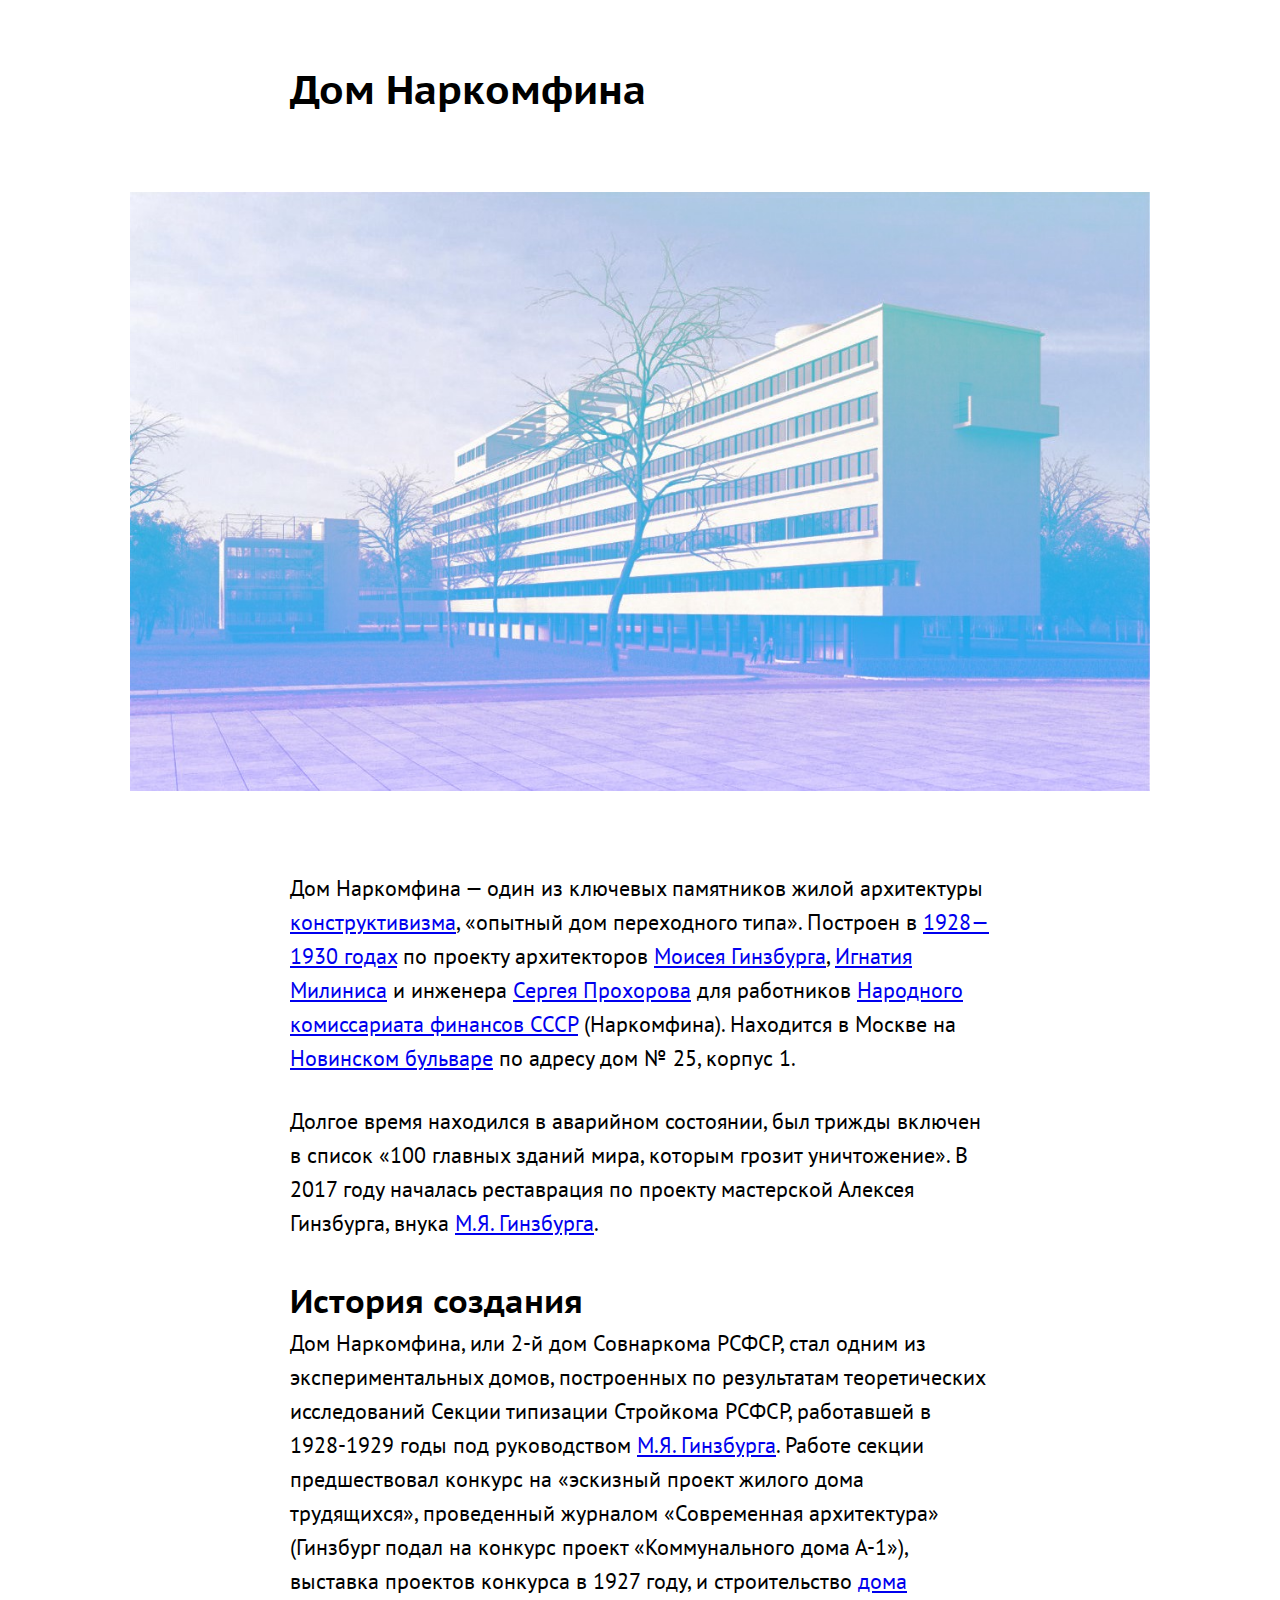
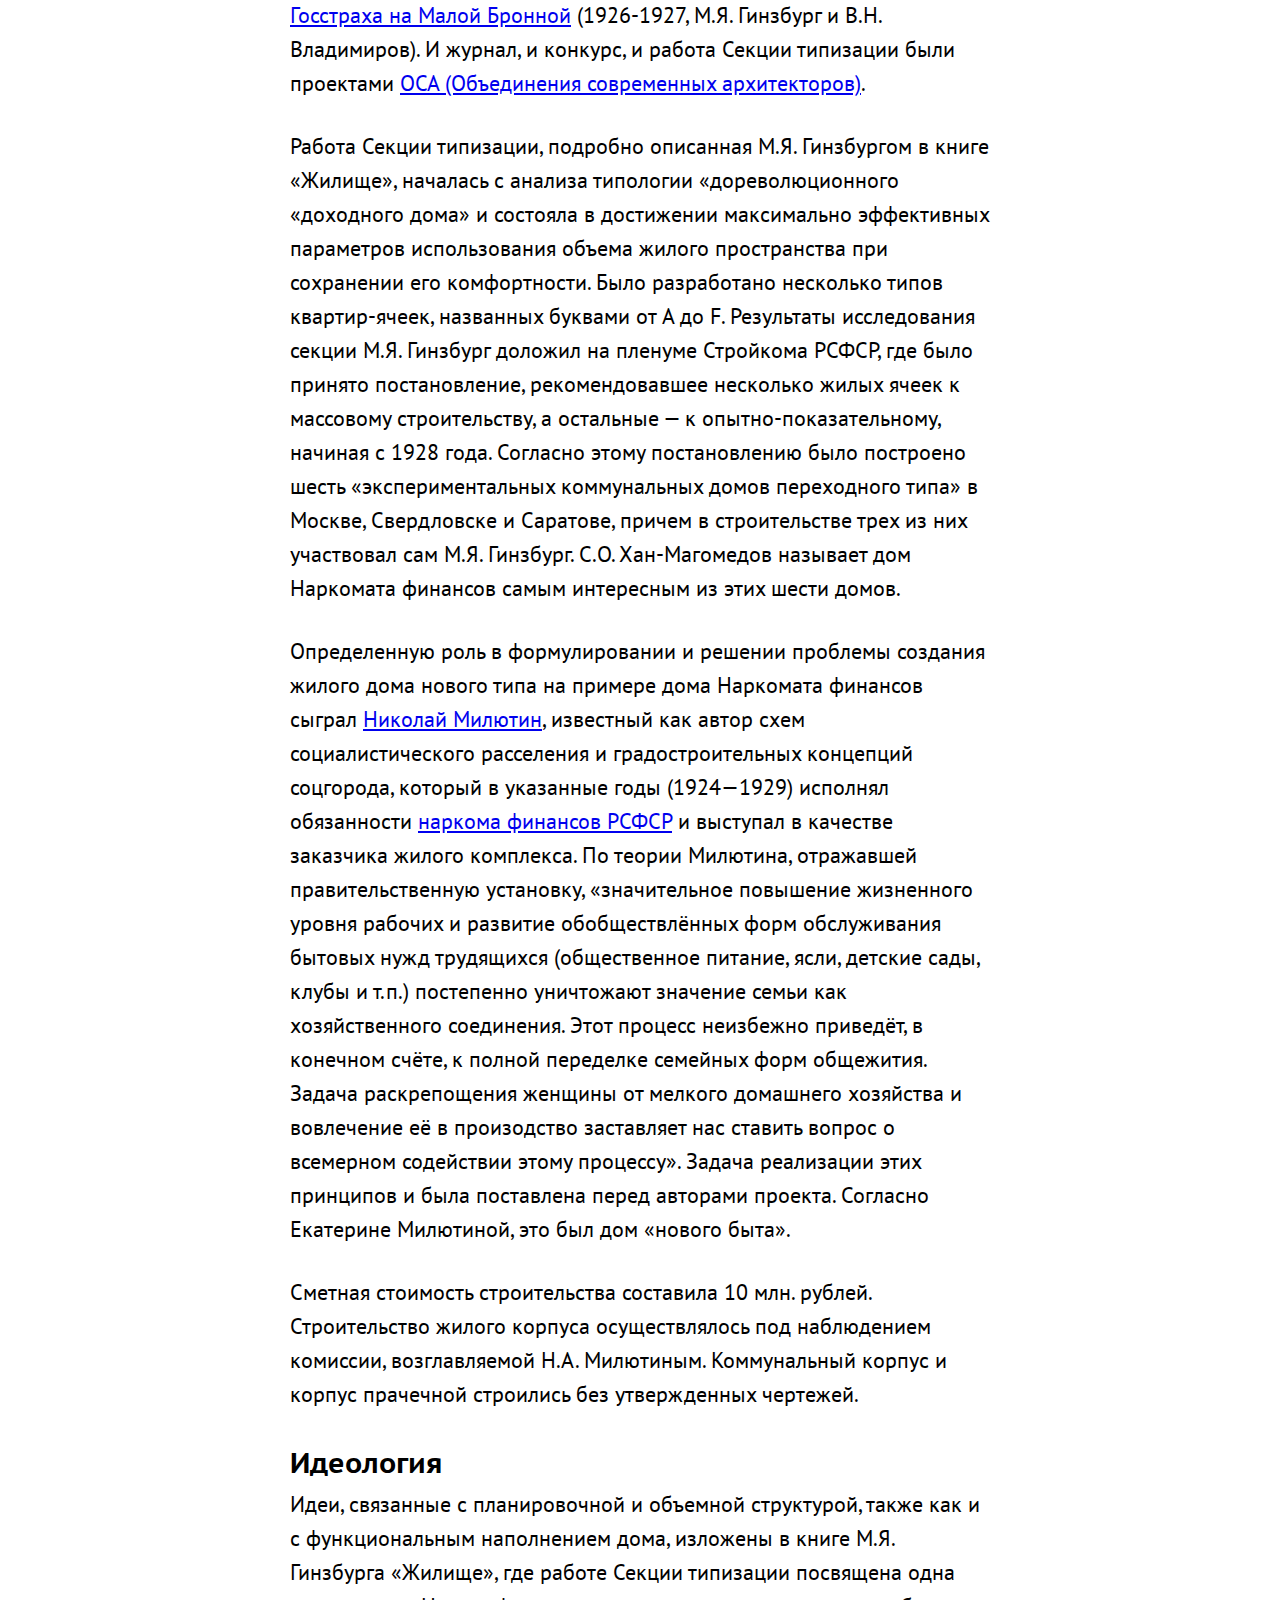
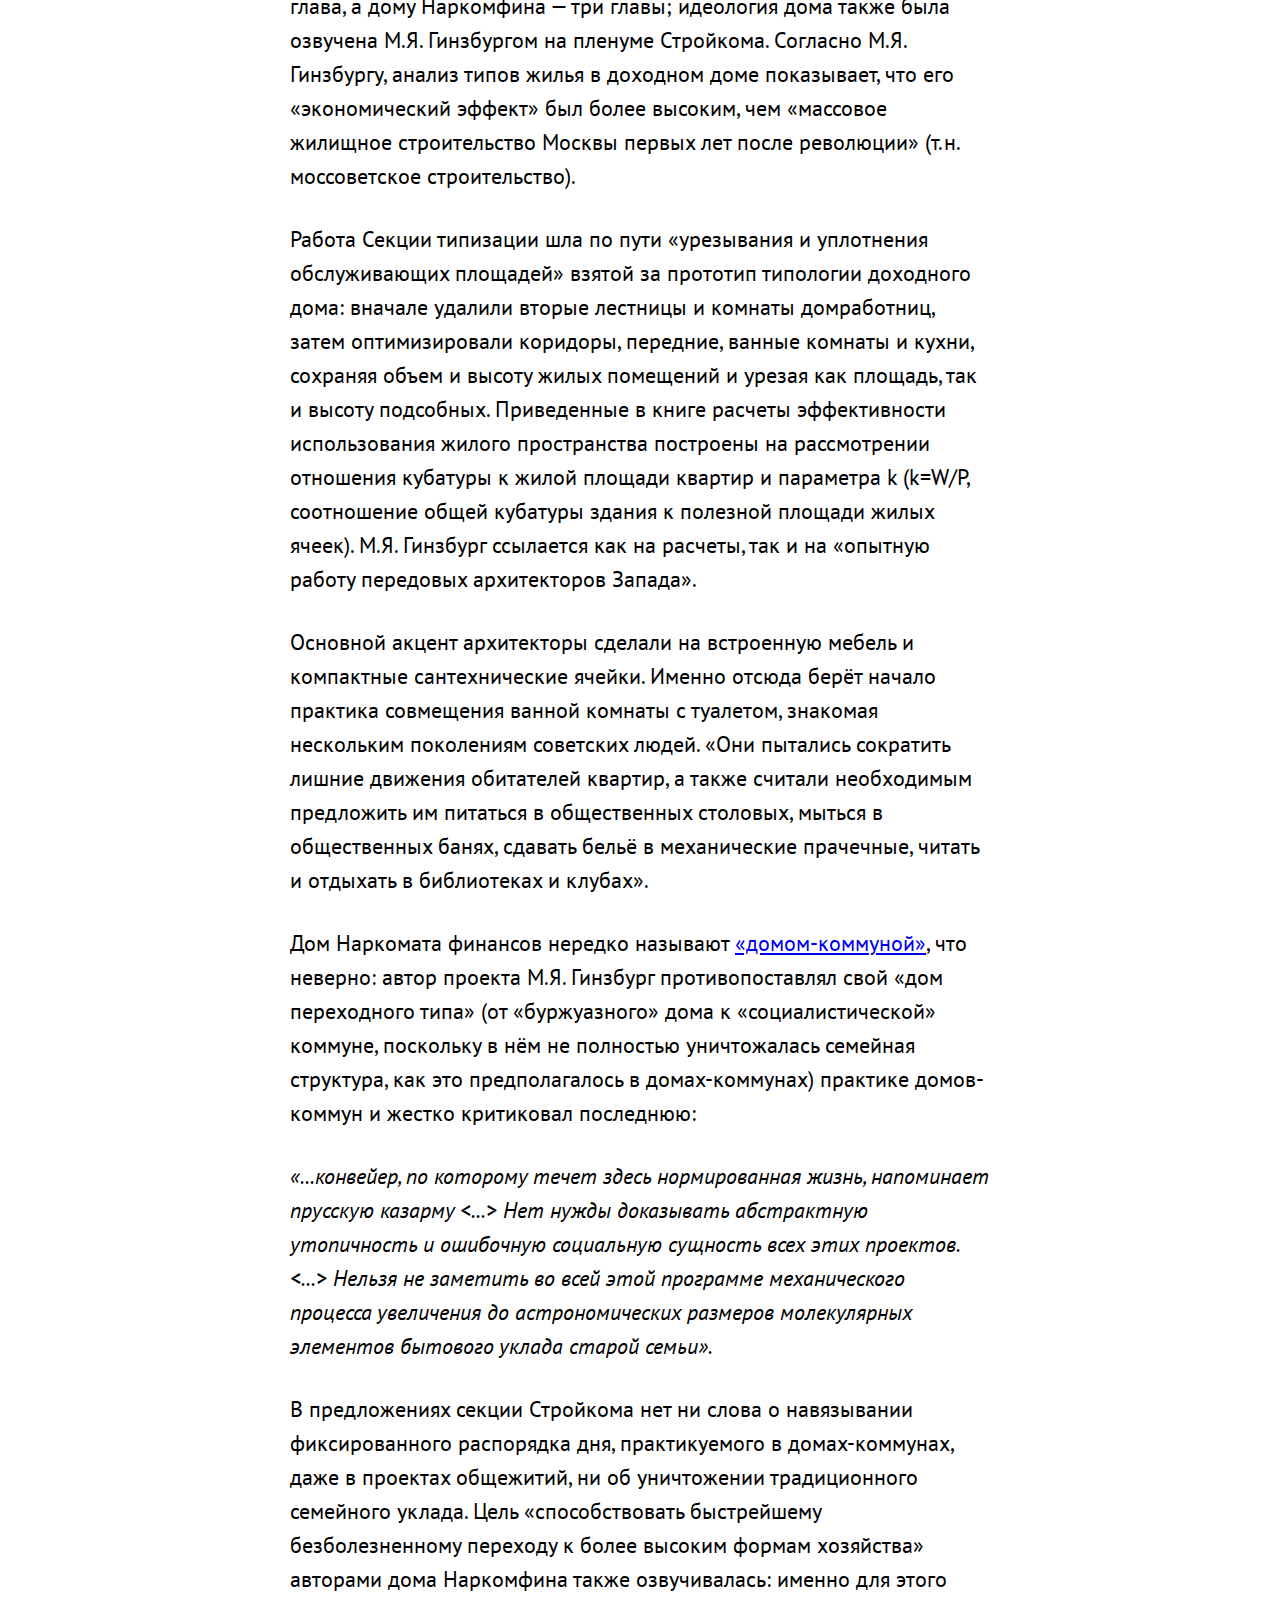
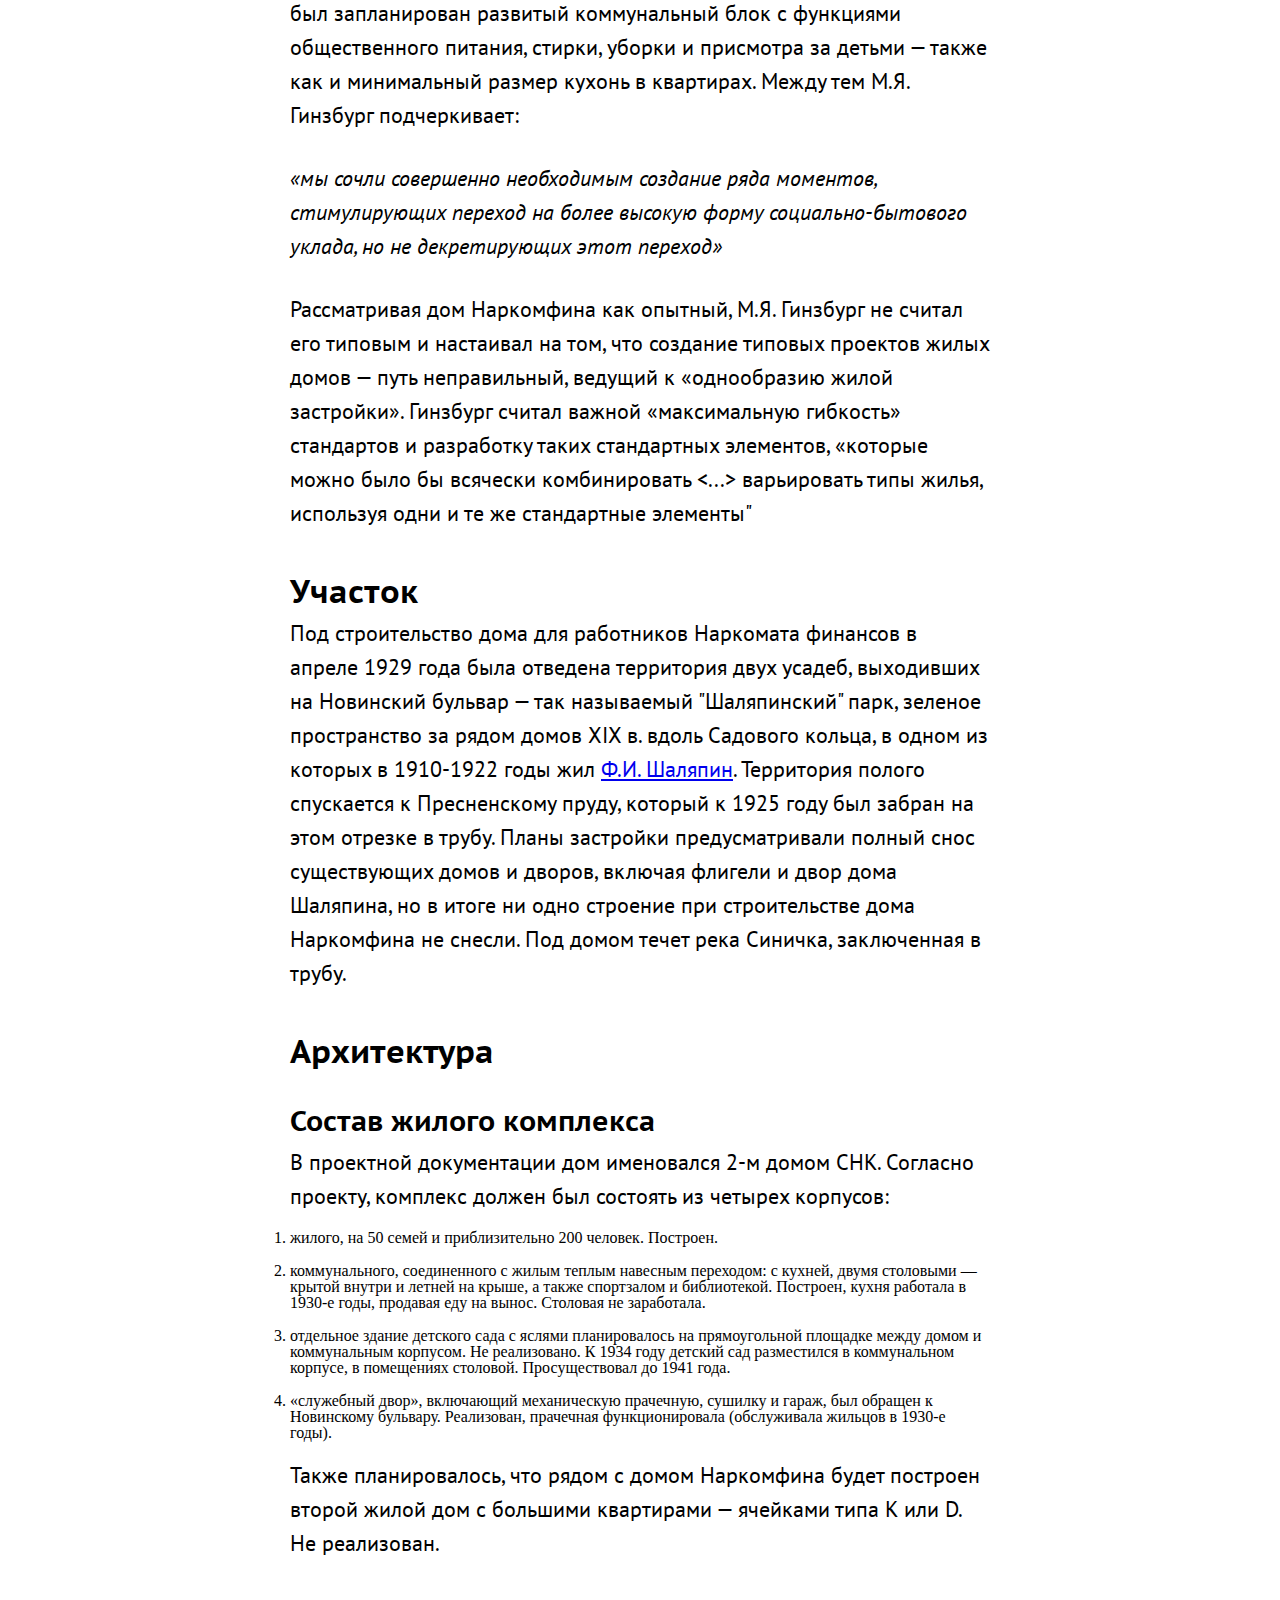
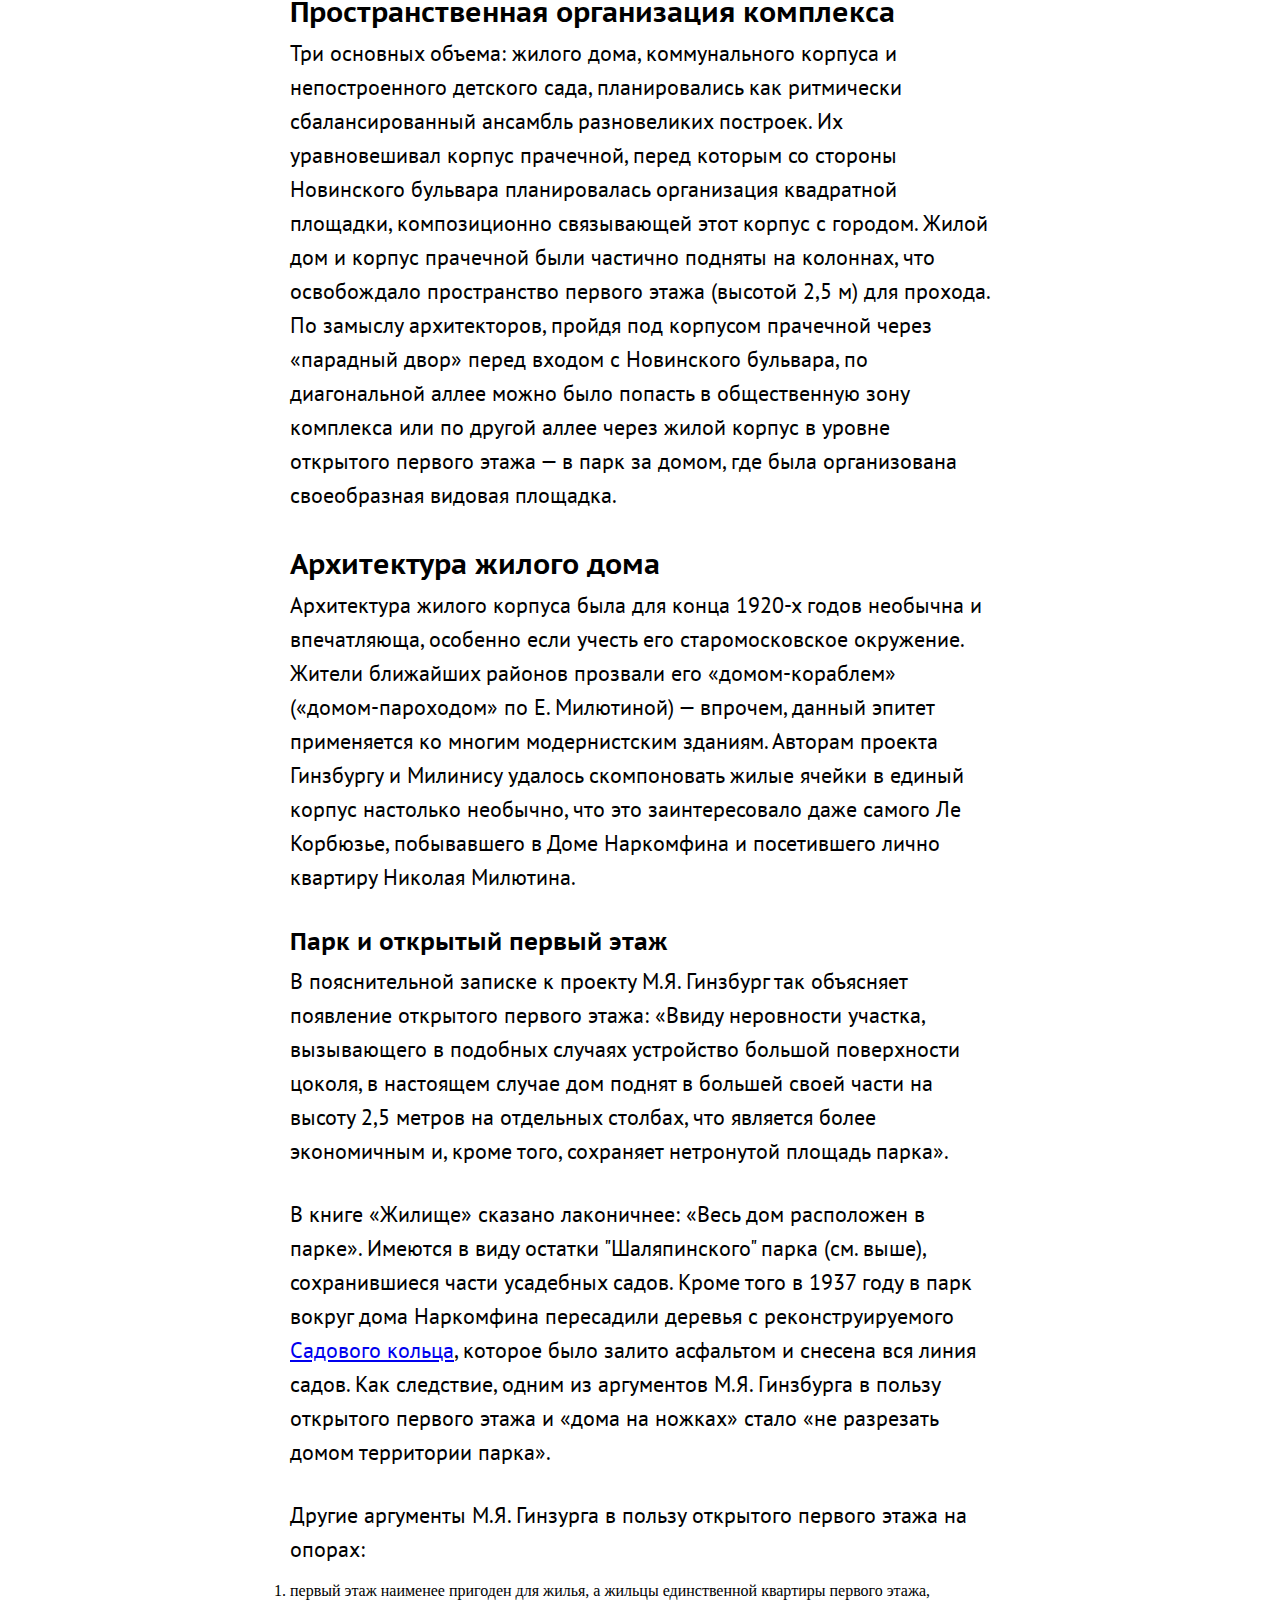
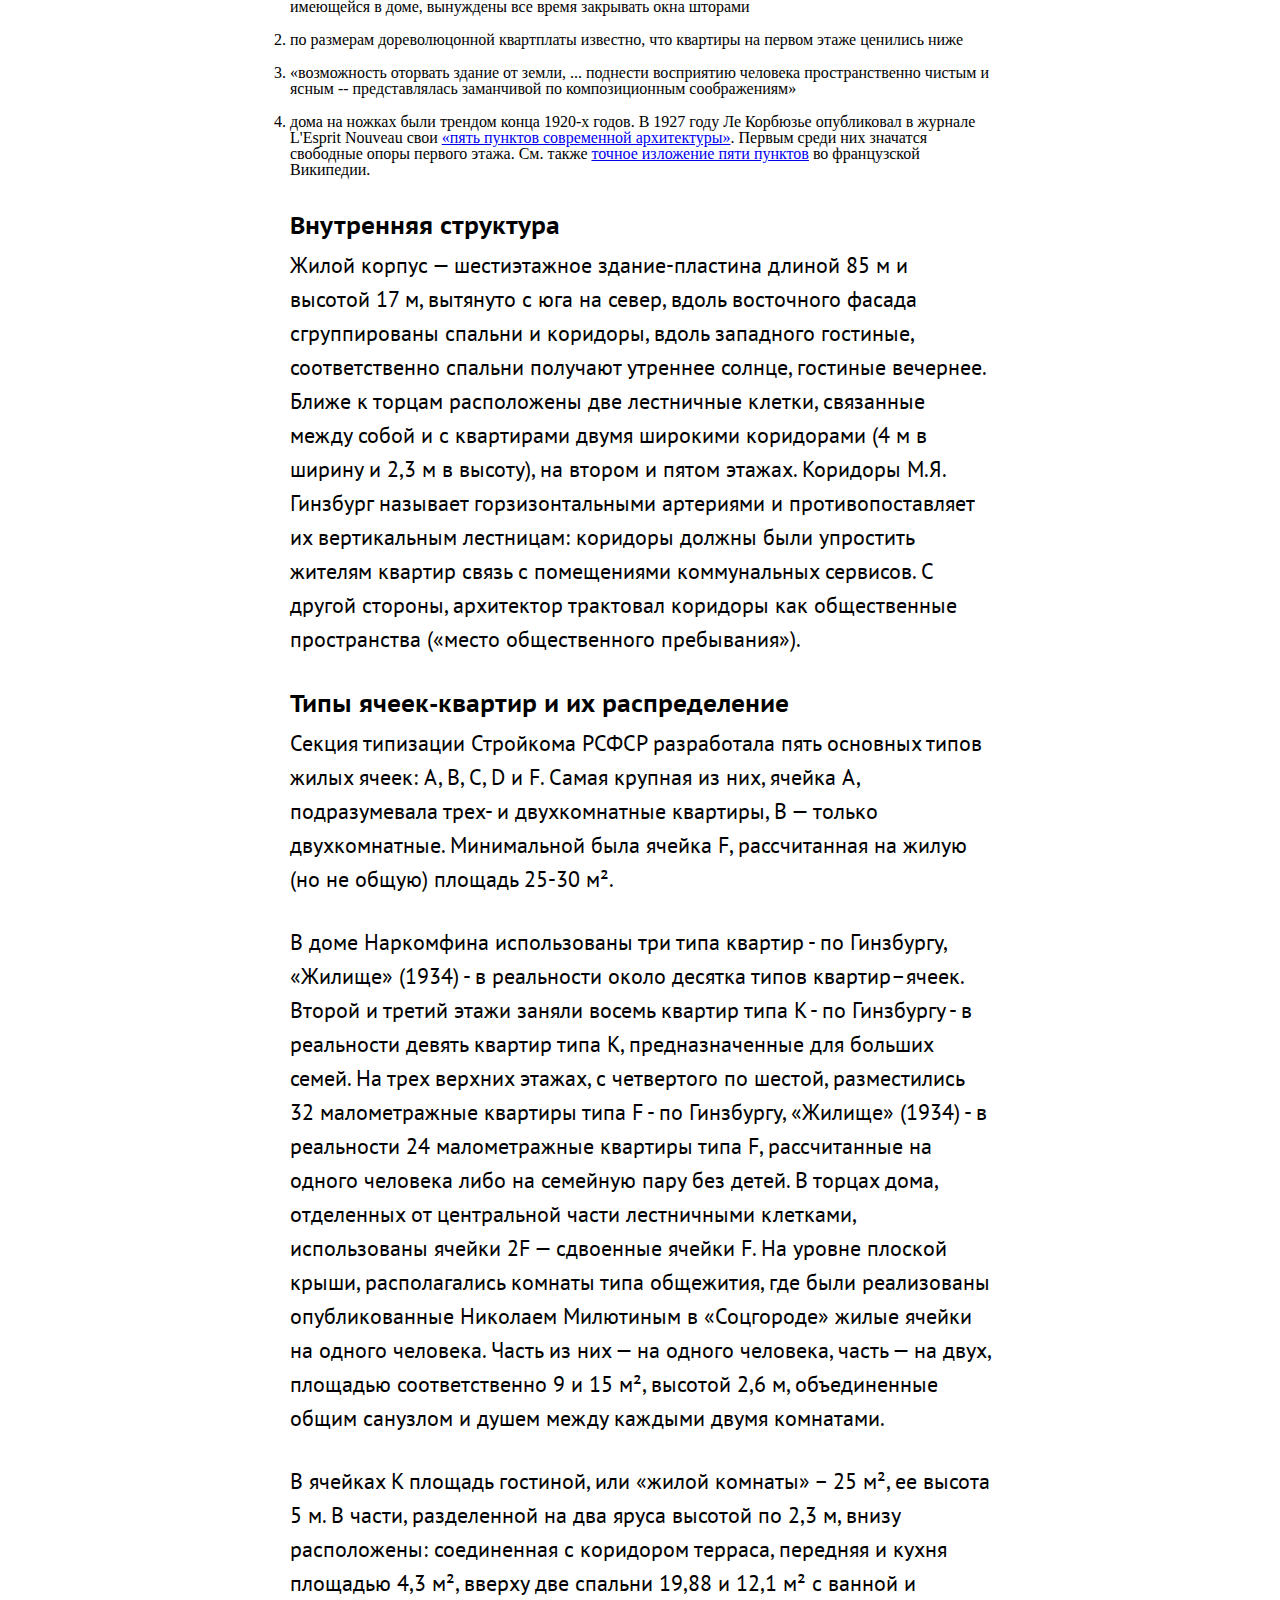
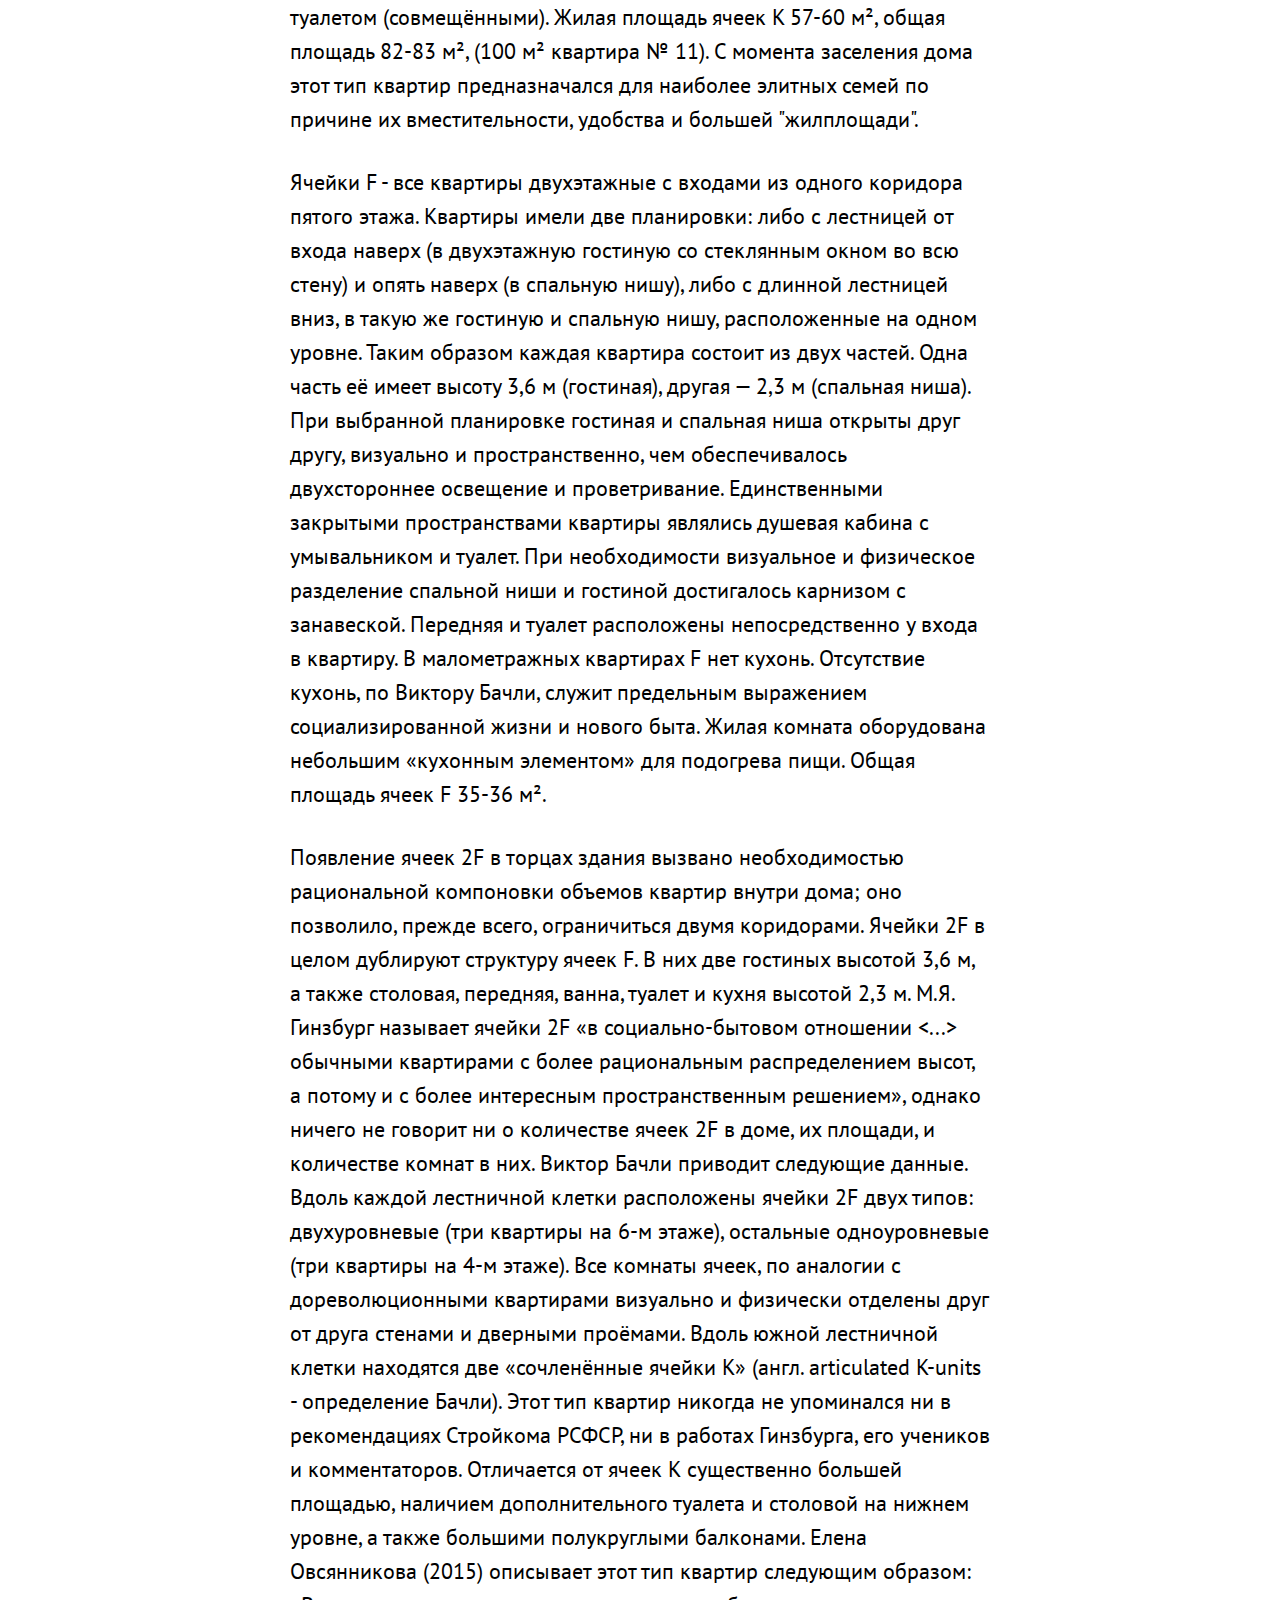
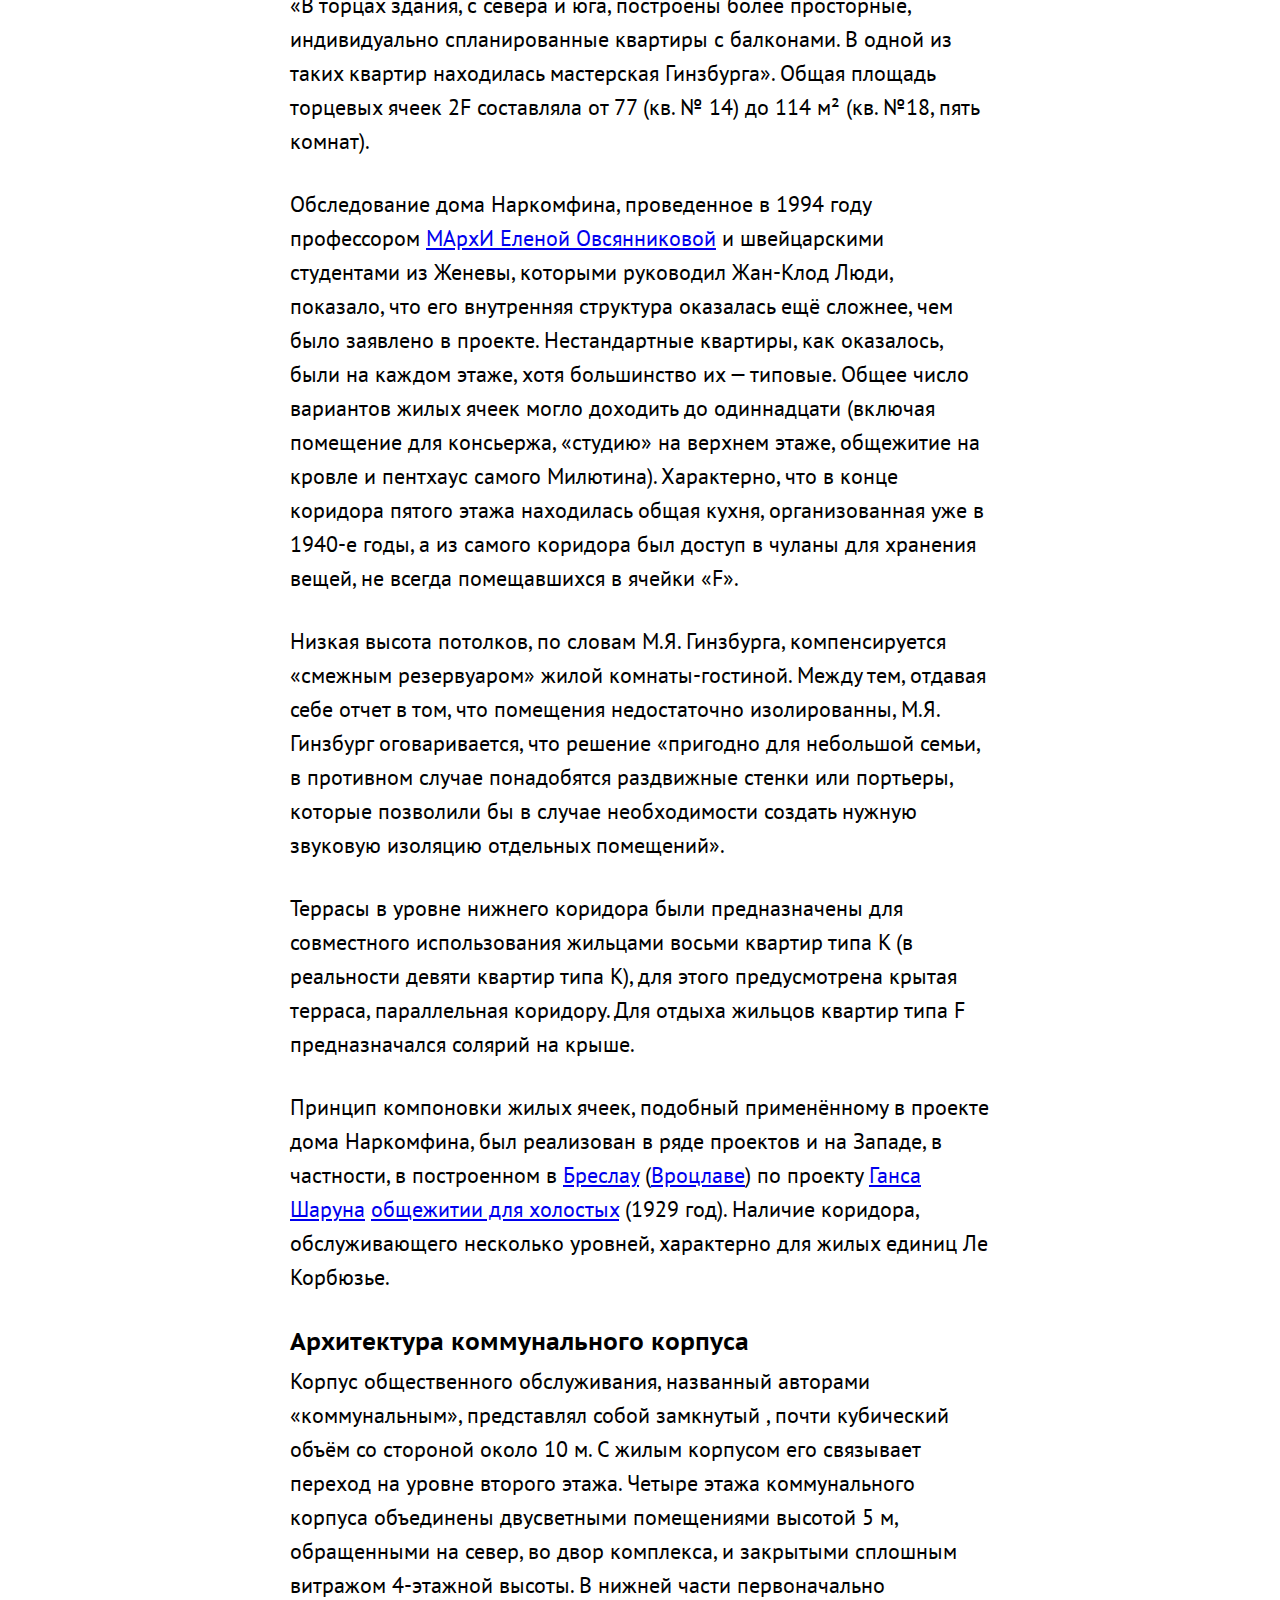
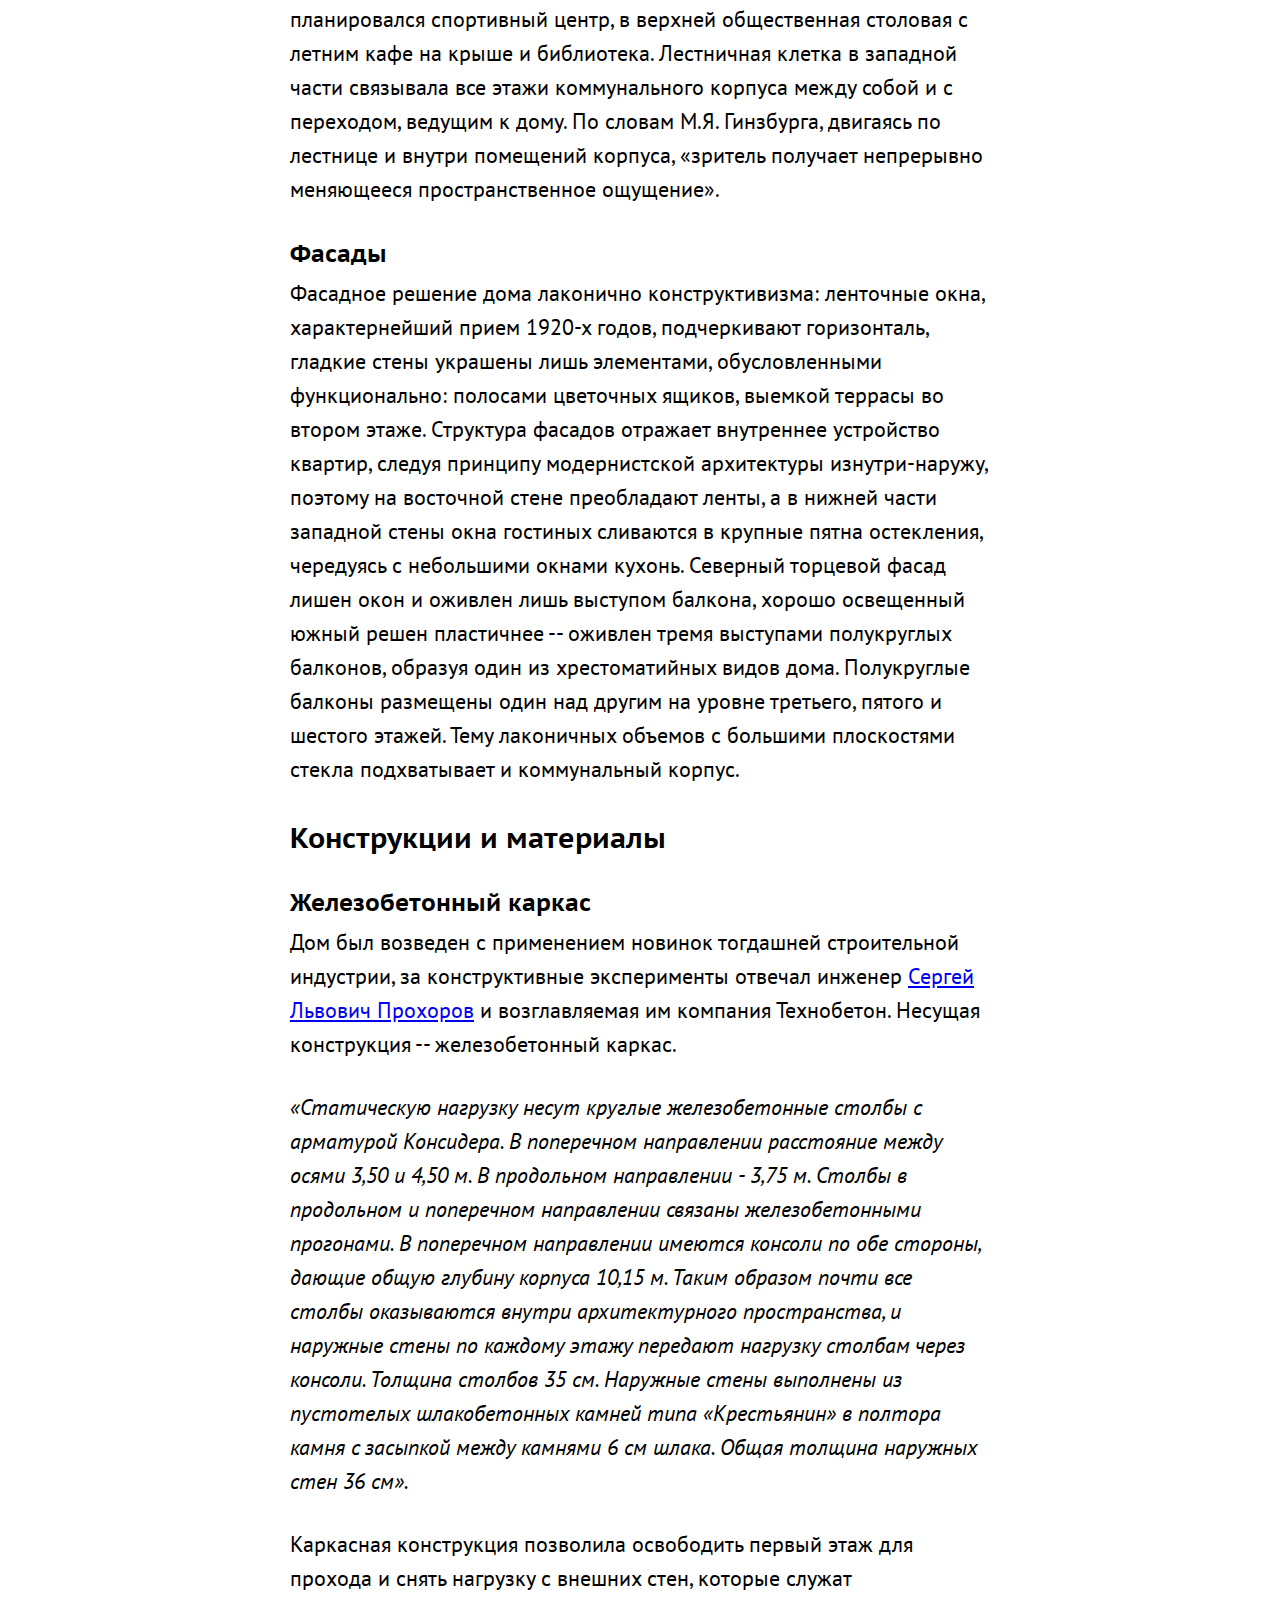
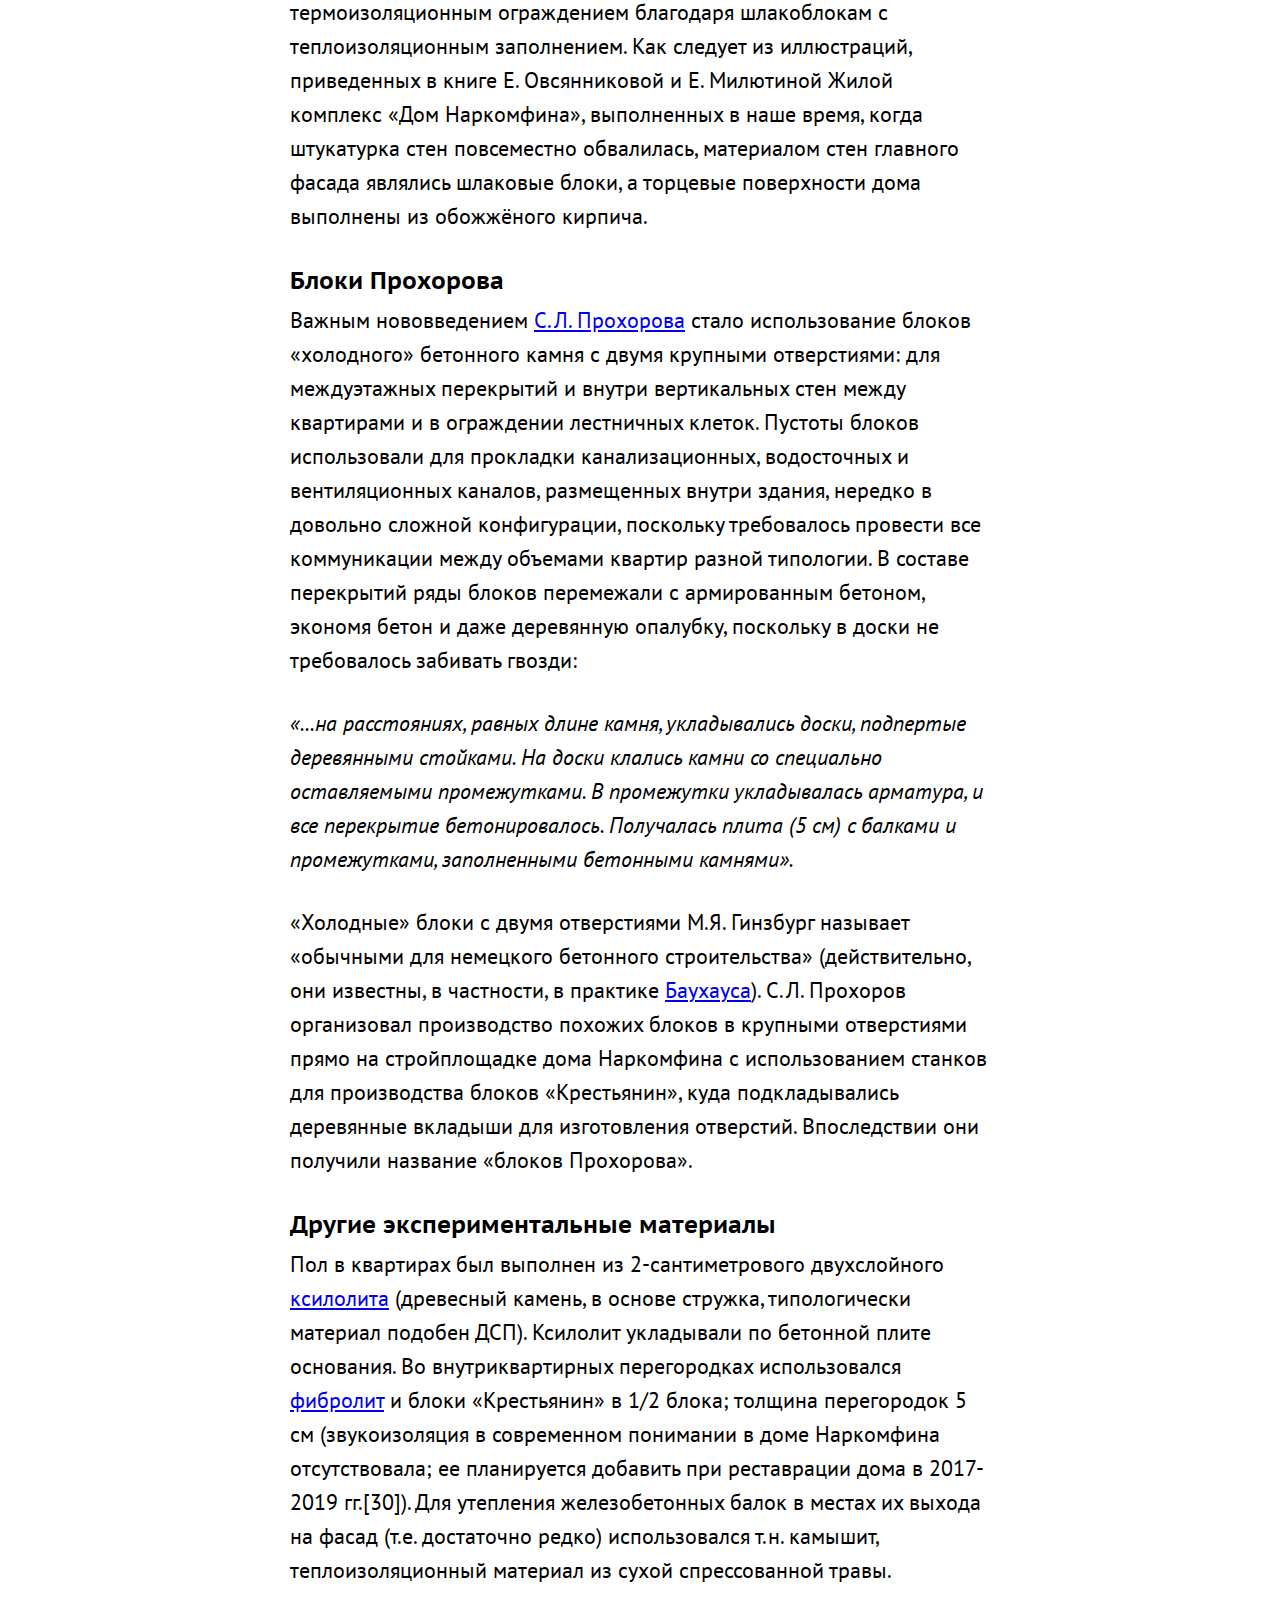
<file: index.html>
<!DOCTYPE html>
<html lang="en" dir="ltr">
  <head>
    <meta charset="utf-8">
    <title>Дом Наркомфина</title>
    <link rel="stylesheet" href="reset.css">
    <link href="https://fonts.googleapis.com/css2?family=PT+Sans+Caption:wght@400;700&family=PT+Sans:ital,wght@0,400;0,700;1,400;1,700&display=swap" rel="stylesheet">
    <link rel="stylesheet" href="style.css">
  </head>
  <body>
    <h1>Дом Наркомфина</h1>
    <img src="narkomfin.jpg" alt="Дом Наркомфина">
    <p>Дом Наркомфина — один из ключевых памятников жилой архитектуры <a href="https://ru.wikipedia.org/wiki/%D0%9A%D0%BE%D0%BD%D1%81%D1%82%D1%80%D1%83%D0%BA%D1%82%D0%B8%D0%B2%D0%B8%D0%B7%D0%BC_(%D0%B8%D1%81%D0%BA%D1%83%D1%81%D1%81%D1%82%D0%B2%D0%BE)">конструктивизма</a>, «опытный дом переходного типа». Построен в <a href="https://ru.wikipedia.org/wiki/1928_%D0%B3%D0%BE%D0%B4">1928—</a><a href="https://ru.wikipedia.org/wiki/1930_%D0%B3%D0%BE%D0%B4">1930 годах</a> по проекту архитекторов <a href="https://ru.wikipedia.org/wiki/%D0%93%D0%B8%D0%BD%D0%B7%D0%B1%D1%83%D1%80%D0%B3,_%D0%9C%D0%BE%D0%B8%D1%81%D0%B5%D0%B9_%D0%AF%D0%BA%D0%BE%D0%B2%D0%BB%D0%B5%D0%B2%D0%B8%D1%87">Моисея Гинзбурга</a>, <a href="https://ru.wikipedia.org/wiki/%D0%9C%D0%B8%D0%BB%D0%B8%D0%BD%D0%B8%D1%81,_%D0%98%D0%B3%D0%BD%D0%B0%D1%82%D0%B8%D0%B9_%D0%A4%D1%80%D0%B0%D0%BD%D1%86%D0%B5%D0%B2%D0%B8%D1%87">Игнатия Милиниса</a> и инженера <a href="https://ru.wikipedia.org/wiki/%D0%A1%D0%B5%D1%80%D0%B3%D0%B5%D0%B9_%D0%9B%D1%8C%D0%B2%D0%BE%D0%B2%D0%B8%D1%87_%D0%9F%D1%80%D0%BE%D1%85%D0%BE%D1%80%D0%BE%D0%B2">Сергея Прохорова</a> для работников <a href="https://ru.wikipedia.org/wiki/%D0%9D%D0%B0%D1%80%D0%BE%D0%B4%D0%BD%D1%8B%D0%B9_%D0%BA%D0%BE%D0%BC%D0%B8%D1%81%D1%81%D0%B0%D1%80%D0%B8%D0%B0%D1%82_%D1%84%D0%B8%D0%BD%D0%B0%D0%BD%D1%81%D0%BE%D0%B2_%D0%A1%D0%A1%D0%A1%D0%A0">Народного комиссариата финансов СССР</a> (Наркомфина). Находится в Москве на <a href="https://ru.wikipedia.org/wiki/%D0%9D%D0%BE%D0%B2%D0%B8%D0%BD%D1%81%D0%BA%D0%B8%D0%B9_%D0%B1%D1%83%D0%BB%D1%8C%D0%B2%D0%B0%D1%80">Новинском бульваре</a> по адресу дом № 25, корпус 1.</p>
    <p>Долгое время находился в аварийном состоянии, был трижды включен в список «100 главных зданий мира, которым грозит уничтожение». В 2017 году началась реставрация по проекту мастерской Алексея Гинзбурга, внука <a href="https://ru.wikipedia.org/wiki/%D0%93%D0%B8%D0%BD%D0%B7%D0%B1%D1%83%D1%80%D0%B3,_%D0%9C%D0%BE%D0%B8%D1%81%D0%B5%D0%B9_%D0%AF%D0%BA%D0%BE%D0%B2%D0%BB%D0%B5%D0%B2%D0%B8%D1%87">М.Я. Гинзбурга</a>.</p>

    <h2>История создания</h2>
    <p>Дом Наркомфина, или 2-й дом Совнаркома РСФСР, стал одним из экспериментальных домов, построенных по результатам теоретических исследований Секции типизации Стройкома РСФСР, работавшей в 1928-1929 годы под руководством <a href="https://ru.wikipedia.org/wiki/%D0%93%D0%B8%D0%BD%D0%B7%D0%B1%D1%83%D1%80%D0%B3,_%D0%9C%D0%BE%D0%B8%D1%81%D0%B5%D0%B9_%D0%AF%D0%BA%D0%BE%D0%B2%D0%BB%D0%B5%D0%B2%D0%B8%D1%87">М.Я. Гинзбурга</a>. Работе секции предшествовал конкурс на «эскизный проект жилого дома трудящихся», проведенный журналом «Современная архитектура» (Гинзбург подал на конкурс проект «Коммунального дома А-1»), выставка проектов конкурса в 1927 году, и строительство <a href="https://ru.wikipedia.org/wiki/%D0%96%D0%B8%D0%BB%D0%BE%D0%B9_%D0%B4%D0%BE%D0%BC_%D0%93%D0%BE%D1%81%D1%81%D1%82%D1%80%D0%B0%D1%85%D0%B0_%D0%BD%D0%B0_%D0%9C%D0%B0%D0%BB%D0%BE%D0%B9_%D0%91%D1%80%D0%BE%D0%BD%D0%BD%D0%BE%D0%B9">дома Госстраха на Малой Бронной</a> (1926-1927, М.Я. Гинзбург и В.Н. Владимиров). И журнал, и конкурс, и работа Секции типизации были проектами <a href="https://ru.wikipedia.org/wiki/%D0%9E%D0%B1%D1%8A%D0%B5%D0%B4%D0%B8%D0%BD%D0%B5%D0%BD%D0%B8%D0%B5_%D1%81%D0%BE%D0%B2%D1%80%D0%B5%D0%BC%D0%B5%D0%BD%D0%BD%D1%8B%D1%85_%D0%B0%D1%80%D1%85%D0%B8%D1%82%D0%B5%D0%BA%D1%82%D0%BE%D1%80%D0%BE%D0%B2">ОСА (Объединения современных архитекторов)</a>.</p>
    <p>Работа Секции типизации, подробно описанная М.Я. Гинзбургом в книге «Жилище», началась с анализа типологии «дореволюционного «доходного дома» и состояла в достижении максимально эффективных параметров использования объема жилого пространства при сохранении его комфортности. Было разработано несколько типов квартир-ячеек, названных буквами от A до F. Результаты исследования секции М.Я. Гинзбург доложил на пленуме Стройкома РСФСР, где было принято постановление, рекомендовавшее несколько жилых ячеек к массовому строительству, а остальные — к опытно-показательному, начиная с 1928 года. Согласно этому постановлению было построено шесть «экспериментальных коммунальных домов переходного типа» в Москве, Свердловске и Саратове, причем в строительстве трех из них участвовал сам М.Я. Гинзбург. С.О. Хан-Магомедов называет дом Наркомата финансов самым интересным из этих шести домов.</p>
    <p>Определенную роль в формулировании и решении проблемы создания жилого дома нового типа на примере дома Наркомата финансов сыграл <a href="https://ru.wikipedia.org/wiki/%D0%9C%D0%B8%D0%BB%D1%8E%D1%82%D0%B8%D0%BD,_%D0%9D%D0%B8%D0%BA%D0%BE%D0%BB%D0%B0%D0%B9_%D0%90%D0%BB%D0%B5%D0%BA%D1%81%D0%B0%D0%BD%D0%B4%D1%80%D0%BE%D0%B2%D0%B8%D1%87">Николай Милютин</a>, известный как автор схем социалистического расселения и градостроительных концепций соцгорода, который в указанные годы (1924—1929) исполнял обязанности <a href="https://ru.wikipedia.org/wiki/%D0%9D%D0%B0%D1%80%D0%BE%D0%B4%D0%BD%D1%8B%D0%B9_%D0%BA%D0%BE%D0%BC%D0%B8%D1%81%D1%81%D0%B0%D1%80%D0%B8%D0%B0%D1%82_%D1%84%D0%B8%D0%BD%D0%B0%D0%BD%D1%81%D0%BE%D0%B2_%D0%A0%D0%A1%D0%A4%D0%A1%D0%A0">наркома финансов РСФСР</a> и выступал в качестве заказчика жилого комплекса. По теории Милютина, отражавшей правительственную установку, «значительное повышение жизненного уровня рабочих и развитие обобществлённых форм обслуживания бытовых нужд трудящихся (общественное питание, ясли, детские сады, клубы и т.п.) постепенно уничтожают значение семьи как хозяйственного соединения. Этот процесс неизбежно приведёт, в конечном счёте, к полной переделке семейных форм общежития. Задача раскрепощения женщины от мелкого домашнего хозяйства и вовлечение её в произодство заставляет нас ставить вопрос о всемерном содействии этому процессу». Задача реализации этих принципов и была поставлена перед авторами проекта. Согласно Екатерине Милютиной, это был дом «нового быта».</p>
    <p>Сметная стоимость строительства составила 10 млн. рублей. Строительство жилого корпуса осуществлялось под наблюдением комиссии, возглавляемой Н.А. Милютиным. Коммунальный корпус и корпус прачечной строились без утвержденных чертежей.</p>

    <h3>Идеология</h3>
    <p>Идеи, связанные с планировочной и объемной структурой, также как и с функциональным наполнением дома, изложены в книге М.Я. Гинзбурга «Жилище», где работе Секции типизации посвящена одна глава, а дому Наркомфина — три главы; идеология дома также была озвучена М.Я. Гинзбургом на пленуме Стройкома. Согласно М.Я. Гинзбургу, анализ типов жилья в доходном доме показывает, что его «экономический эффект» был более высоким, чем «массовое жилищное строительство Москвы первых лет после революции»
    (т.н. моссоветское строительство).</p>
    <p>Работа Секции типизации шла по пути «урезывания и уплотнения обслуживающих площадей» взятой за прототип типологии доходного дома: вначале удалили вторые лестницы и комнаты домработниц, затем оптимизировали коридоры, передние, ванные комнаты и кухни, сохраняя объем и высоту жилых помещений и урезая как площадь, так и высоту подсобных. Приведенные в книге расчеты эффективности использования жилого пространства построены на рассмотрении отношения кубатуры к жилой площади квартир и параметра k (k=W/P, соотношение общей кубатуры здания к полезной площади жилых ячеек). М.Я. Гинзбург ссылается как на расчеты, так и на «опытную работу передовых архитекторов Запада».</p>
    <p>Основной акцент архитекторы сделали на встроенную мебель и компактные сантехнические ячейки. Именно отсюда берёт начало практика совмещения ванной комнаты с туалетом, знакомая нескольким поколениям советских людей. «Они пытались сократить лишние движения обитателей квартир, а также считали необходимым предложить им питаться в общественных столовых, мыться в общественных банях, сдавать бельё в механические прачечные, читать и отдыхать в библиотеках и клубах».</p>
    <p>Дом Наркомата финансов нередко называют <a href="https://ru.wikipedia.org/wiki/%D0%94%D0%BE%D0%BC-%D0%BA%D0%BE%D0%BC%D0%BC%D1%83%D0%BD%D0%B0">«домом-коммуной»</a>, что неверно: автор проекта М.Я. Гинзбург противопоставлял свой «дом переходного типа» (от «буржуазного» дома к «социалистической» коммуне, поскольку в нём не полностью уничтожалась семейная структура, как это предполагалось в домах-коммунах) практике домов-коммун и жестко критиковал последнюю:</p>
    <blockquote cite="https://ru.wikipedia.org/wiki/%D0%94%D0%BE%D0%BC_%D0%9D%D0%B0%D1%80%D0%BA%D0%BE%D0%BC%D1%84%D0%B8%D0%BD%D0%B0">«...конвейер, по которому течет здесь нормированная жизнь, напоминает прусскую казарму <...> Нет нужды доказывать абстрактную утопичность и ошибочную социальную сущность всех этих проектов. <...> Нельзя не заметить во всей этой программе механического процесса увеличения до астрономических размеров молекулярных элементов бытового уклада старой семьи».</blockquote>
    <p>В предложениях секции Стройкома нет ни слова о навязывании фиксированного распорядка дня, практикуемого в домах-коммунах, даже в проектах общежитий, ни об уничтожении традиционного семейного уклада. Цель «способствовать быстрейшему безболезненному переходу к более высоким формам хозяйства» авторами дома Наркомфина также озвучивалась: именно для этого был запланирован развитый коммунальный блок с функциями общественного питания, стирки, уборки и присмотра за детьми — также как и минимальный размер кухонь в квартирах. Между тем М.Я. Гинзбург подчеркивает:</p>
    <blockquote cite="https://ru.wikipedia.org/wiki/%D0%94%D0%BE%D0%BC_%D0%9D%D0%B0%D1%80%D0%BA%D0%BE%D0%BC%D1%84%D0%B8%D0%BD%D0%B0">«мы сочли совершенно необходимым создание ряда моментов, стимулирующих переход на более высокую форму социально-бытового уклада, но не декретирующих этот переход»</blockquote>
    <p>Рассматривая дом Наркомфина как опытный, М.Я. Гинзбург не считал его типовым и настаивал на том, что создание типовых проектов жилых домов — путь неправильный, ведущий к «однообразию жилой застройки». Гинзбург считал важной «максимальную гибкость» стандартов и разработку таких стандартных элементов, «которые можно было бы всячески комбинировать <...> варьировать типы жилья, используя одни и те же стандартные элементы"</p>

    <h2>Участок</h2>
    <p>Под строительство дома для работников Наркомата финансов в апреле 1929 года была отведена территория двух усадеб, выходивших на Новинский бульвар — так называемый "Шаляпинский" парк, зеленое пространство за рядом домов XIX в. вдоль Садового кольца, в одном из которых в 1910-1922 годы жил <a href="https://ru.wikipedia.org/wiki/%D0%A8%D0%B0%D0%BB%D1%8F%D0%BF%D0%B8%D0%BD,_%D0%A4%D1%91%D0%B4%D0%BE%D1%80_%D0%98%D0%B2%D0%B0%D0%BD%D0%BE%D0%B2%D0%B8%D1%87">Ф.И. Шаляпин</a>. Территория полого спускается к Пресненскому пруду, который к 1925 году был забран на этом отрезке в трубу. Планы застройки предусматривали полный снос существующих домов и дворов, включая флигели и двор дома Шаляпина, но в итоге ни одно строение при строительстве дома Наркомфина не снесли. Под домом течет река Синичка, заключенная в трубу.</p>

    <h2>Архитектура</h2>

    <h3>Состав жилого комплекса</h3>
    <p>В проектной документации дом именовался 2-м домом СНК. Согласно проекту, комплекс должен был состоять из четырех корпусов:</p>
    <ol>
      <li>жилого, на 50 семей и приблизительно 200 человек. Построен.</li>
      <li>коммунального, соединенного с жилым теплым навесным переходом: с кухней, двумя столовыми — крытой внутри и летней на крыше, а также спортзалом и библиотекой. Построен, кухня работала в 1930-е годы, продавая еду на вынос. Столовая не заработала.</li>
      <li>отдельное здание детского сада с яслями планировалось на прямоугольной площадке между домом и коммунальным корпусом. Не реализовано. К 1934 году детский сад разместился в коммунальном корпусе, в помещениях столовой. Просуществовал до 1941 года.</li>
      <li>«служебный двор», включающий механическую прачечную, сушилку и гараж, был обращен к Новинскому бульвару. Реализован, прачечная функционировала (обслуживала жильцов в 1930-е годы).</li>
    </ol>
    <p>Также планировалось, что рядом с домом Наркомфина будет построен второй жилой дом с большими квартирами — ячейками типа К или D. Не реализован.</p>

    <h3>Пространственная организация комплекса</h3>
    <p>Три основных объема: жилого дома, коммунального корпуса и непостроенного детского сада, планировались как ритмически сбалансированный ансамбль разновеликих построек. Их уравновешивал корпус прачечной, перед которым со стороны Новинского бульвара планировалась организация квадратной площадки, композиционно связывающей этот корпус с городом. Жилой дом и корпус прачечной были частично подняты на колоннах, что освобождало пространство первого этажа (высотой 2,5 м) для прохода. По замыслу архитекторов, пройдя под корпусом прачечной через «парадный двор» перед входом с Новинского бульвара, по диагональной аллее можно было попасть в общественную зону комплекса или по другой аллее через жилой корпус в уровне открытого первого этажа — в парк за домом, где была организована своеобразная видовая площадка.</p>

    <h3>Архитектура жилого дома</h3>
    <p>Архитектура жилого корпуса была для конца 1920-х годов необычна и впечатляюща, особенно если учесть его старомосковское окружение. Жители ближайших районов прозвали его «домом-кораблем» («домом-пароходом» по Е. Милютиной) — впрочем, данный эпитет применяется ко многим модернистским зданиям. Авторам проекта Гинзбургу и Милинису удалось скомпоновать жилые ячейки в единый корпус настолько необычно, что это заинтересовало даже самого Ле Корбюзье, побывавшего в Доме Наркомфина и посетившего лично квартиру Николая Милютина.</p>

    <h4>Парк и открытый первый этаж</h4>
    <p>В пояснительной записке к проекту М.Я. Гинзбург так объясняет появление открытого первого этажа: «Ввиду неровности участка, вызывающего в подобных случаях устройство большой поверхности цоколя, в настоящем случае дом поднят в большей своей части на высоту 2,5 метров на отдельных столбах, что является более экономичным и, кроме того, сохраняет нетронутой площадь парка».</p>
    <p>В книге «Жилище» сказано лаконичнее: «Весь дом расположен в парке». Имеются в виду остатки "Шаляпинского" парка (см. выше), сохранившиеся части усадебных садов. Кроме того в 1937 году в парк вокруг дома Наркомфина пересадили деревья с реконструируемого <a href="https://ru.wikipedia.org/wiki/%D0%A1%D0%B0%D0%B4%D0%BE%D0%B2%D0%BE%D0%B5_%D0%BA%D0%BE%D0%BB%D1%8C%D1%86%D0%BE">Садового кольца</a>, которое было залито асфальтом и снесена вся линия садов. Как следствие, одним из аргументов М.Я. Гинзбурга в пользу открытого первого этажа и «дома на ножках» стало «не разрезать домом территории парка».</p>
    <p>Другие аргументы М.Я. Гинзурга в пользу открытого первого этажа на опорах:</p>
    <ol>
      <li>первый этаж наименее пригоден для жилья, а жильцы единственной квартиры первого этажа, имеющейся в доме, вынуждены все время закрывать окна шторами</li>
      <li>по размерам дореволюцонной квартплаты известно, что квартиры на первом этаже ценились ниже</li>
      <li>«возможность оторвать здание от земли, ... поднести восприятию человека пространственно чистым и ясным -- представлялась заманчивой по композиционным соображениям»</li>
      <li>дома на ножках были трендом конца 1920-х годов. В 1927 году Ле Корбюзье опубликовал в журнале L'Esprit Nouveau свои <a href="https://ru.wikipedia.org/wiki/%D0%9F%D1%8F%D1%82%D1%8C_%D0%BE%D1%82%D0%BF%D1%80%D0%B0%D0%B2%D0%BD%D1%8B%D1%85_%D1%82%D0%BE%D1%87%D0%B5%D0%BA_%D1%81%D0%BE%D0%B2%D1%80%D0%B5%D0%BC%D0%B5%D0%BD%D0%BD%D0%BE%D0%B9_%D0%B0%D1%80%D1%85%D0%B8%D1%82%D0%B5%D0%BA%D1%82%D1%83%D1%80%D1%8B">«пять пунктов современной архитектуры»</a>. Первым среди них значатся свободные опоры первого этажа. См. также <a href="https://fr.wikipedia.org/wiki/Cinq_points_de_l%27architecture_moderne">точное изложение пяти пунктов</a> во французской Википедии.</li>
    </ol>

    <h4>Внутренняя структура</h4>
    <p>Жилой корпус — шестиэтажное здание-пластина длиной 85 м и высотой 17 м, вытянуто с юга на север, вдоль восточного фасада сгруппированы спальни и коридоры, вдоль западного гостиные, соответственно спальни получают утреннее солнце, гостиные вечернее. Ближе к торцам расположены две лестничные клетки, связанные между собой и с квартирами двумя широкими коридорами (4 м в ширину и 2,3 м в высоту), на втором и пятом этажах. Коридоры М.Я. Гинзбург называет горзизонтальными артериями и противопоставляет их вертикальным лестницам: коридоры должны были упростить жителям квартир связь с помещениями коммунальных сервисов. С другой стороны, архитектор трактовал коридоры как общественные пространства («место общественного пребывания»).</p>

    <h4>Типы ячеек-квартир и их распределение</h4>
    <p>Секция типизации Стройкома РСФСР разработала пять основных типов жилых ячеек: A, B, C, D и F. Самая крупная из них, ячейка A, подразумевала трех- и двухкомнатные квартиры, B — только двухкомнатные. Минимальной была ячейка F, рассчитанная на жилую (но не общую) площадь 25-30 м².</p>
    <p>В доме Наркомфина использованы три типа квартир - по Гинзбургу, «Жилище» (1934) - в реальности около десятка типов квартир–ячеек. Второй и третий этажи заняли восемь квартир типа K - по Гинзбургу - в реальности девять квартир типа K, предназначенные для больших семей. На трех верхних этажах, с четвертого по шестой, разместились 32 малометражные квартиры типа F - по Гинзбургу, «Жилище» (1934) - в реальности 24 малометражные квартиры типа F, рассчитанные на одного человека либо на семейную пару без детей. В торцах дома, отделенных от центральной части лестничными клетками, использованы ячейки 2F — сдвоенные ячейки F. На уровне плоской крыши, располагались комнаты типа общежития, где были реализованы опубликованные Николаем Милютиным в «Соцгороде» жилые ячейки на одного человека. Часть из них — на одного человека, часть — на двух, площадью соответственно 9 и 15 м², высотой 2,6 м, объединенные общим санузлом и душем между каждыми двумя комнатами.</p>
    <p>В ячейках K площадь гостиной, или «жилой комнаты» – 25 м², ее высота 5 м. В части, разделенной на два яруса высотой по 2,3 м, внизу расположены: соединенная с коридором терраса, передняя и кухня площадью 4,3 м², вверху две спальни 19,88 и 12,1 м² с ванной и туалетом (совмещёнными). Жилая площадь ячеек K 57-60 м², общая площадь 82-83 м², (100 м² квартира № 11). С момента заселения дома этот тип квартир предназначался для наиболее элитных семей по причине их вместительности, удобства и большей "жилплощади".</p>
    <p>Ячейки F - все квартиры двухэтажные с входами из одного коридора пятого этажа. Квартиры имели две планировки: либо с лестницей от входа наверх (в двухэтажную гостиную со стеклянным окном во всю стену) и опять наверх (в спальную нишу), либо с длинной лестницей вниз, в такую же гостиную и спальную нишу, расположенные на одном уровне. Таким образом каждая квартира состоит из двух частей. Одна часть её имеет высоту 3,6 м (гостиная), другая — 2,3 м (спальная ниша). При выбранной планировке гостиная и спальная ниша открыты друг другу, визуально и пространственно, чем обеспечивалось двухстороннее освещение и проветривание. Единственными закрытыми пространствами квартиры являлись душевая кабина с умывальником и туалет. При необходимости визуальное и физическое разделение спальной ниши и гостиной достигалось карнизом с занавеской. Передняя и туалет расположены непосредственно у входа в квартиру. В малометражных квартирах F нет кухонь. Отсутствие кухонь, по Виктору Бачли, служит предельным выражением социализированной жизни и нового быта. Жилая комната оборудована небольшим «кухонным элементом» для подогрева пищи. Общая площадь ячеек F 35-36 м².</p>
    <p>Появление ячеек 2F в торцах здания вызвано необходимостью рациональной компоновки объемов квартир внутри дома; оно позволило, прежде всего, ограничиться двумя коридорами. Ячейки 2F в целом дублируют структуру ячеек F. В них две гостиных высотой 3,6 м, а также столовая, передняя, ванна, туалет и кухня высотой 2,3 м. М.Я. Гинзбург называет ячейки 2F «в социально-бытовом отношении <...> обычными квартирами с более рациональным распределением высот, а потому и с более интересным пространственным решением», однако ничего не говорит ни о количестве ячеек 2F в доме, их площади, и количестве комнат в них. Виктор Бачли приводит следующие данные. Вдоль каждой лестничной клетки расположены ячейки 2F двух типов: двухуровневые (три квартиры на 6-м этаже), остальные одноуровневые (три квартиры на 4-м этаже). Все комнаты ячеек, по аналогии с дореволюционными квартирами визуально и физически отделены друг от друга стенами и дверными проёмами. Вдоль южной лестничной клетки находятся две «сочленённые ячейки К» (англ. articulated K-units - определение Бачли). Этот тип квартир никогда не упоминался ни в рекомендациях Стройкома РСФСР, ни в работах Гинзбурга, его учеников и комментаторов. Отличается от ячеек К существенно большей площадью, наличием дополнительного туалета и столовой на нижнем уровне, а также большими полукруглыми балконами. Елена Овсянникова (2015) описывает этот тип квартир следующим образом: «В торцах здания, с севера и юга, построены более просторные, индивидуально спланированные квартиры с балконами. В одной из таких квартир находилась мастерская Гинзбурга». Общая площадь торцевых ячеек 2F составляла от 77 (кв. № 14) до 114 м² (кв. №18, пять комнат).</p>
    <p>Обследование дома Наркомфина, проведенное в 1994 году профессором <a href="https://ru.wikipedia.org/wiki/%D0%9C%D0%BE%D1%81%D0%BA%D0%BE%D0%B2%D1%81%D0%BA%D0%B8%D0%B9_%D0%B0%D1%80%D1%85%D0%B8%D1%82%D0%B5%D0%BA%D1%82%D1%83%D1%80%D0%BD%D1%8B%D0%B9_%D0%B8%D0%BD%D1%81%D1%82%D0%B8%D1%82%D1%83%D1%82_(%D0%B3%D0%BE%D1%81%D1%83%D0%B4%D0%B0%D1%80%D1%81%D1%82%D0%B2%D0%B5%D0%BD%D0%BD%D0%B0%D1%8F_%D0%B0%D0%BA%D0%B0%D0%B4%D0%B5%D0%BC%D0%B8%D1%8F)">МАрхИ Еленой Овсянниковой</a> и швейцарскими студентами из Женевы, которыми руководил Жан-Клод Люди, показало, что его внутренняя структура оказалась ещё сложнее, чем было заявлено в проекте. Нестандартные квартиры, как оказалось, были на каждом этаже, хотя большинство их — типовые. Общее число вариантов жилых ячеек могло доходить до одиннадцати (включая помещение для консьержа, «студию» на верхнем этаже, общежитие на кровле и пентхаус самого Милютина). Характерно, что в конце коридора пятого этажа находилась общая кухня, организованная уже в 1940-е годы, а из самого коридора был доступ в чуланы для хранения вещей, не всегда помещавшихся в ячейки «F».</p>
    <p>Низкая высота потолков, по словам М.Я. Гинзбурга, компенсируется «смежным резервуаром» жилой комнаты-гостиной. Между тем, отдавая себе отчет в том, что помещения недостаточно изолированны, М.Я. Гинзбург оговаривается, что решение «пригодно для небольшой семьи, в противном случае понадобятся раздвижные стенки или портьеры, которые позволили бы в случае необходимости создать нужную звуковую изоляцию отдельных помещений».</p>
    <p>Террасы в уровне нижнего коридора были предназначены для совместного использования жильцами восьми квартир типа K (в реальности девяти квартир типа К), для этого предусмотрена крытая терраса, параллельная коридору. Для отдыха жильцов квартир типа F предназначался солярий на крыше.</p>
    <p>Принцип компоновки жилых ячеек, подобный применённому в проекте дома Наркомфина, был реализован в ряде проектов и на Западе, в частности, в построенном в <a href="https://de.wikipedia.org/wiki/Werkbundsiedlung_Breslau">Бреслау</a> (<a href="https://ru.wikipedia.org/wiki/%D0%92%D1%80%D0%BE%D1%86%D0%BB%D0%B0%D0%B2">Вроцлаве</a>) по проекту <a href="https://ru.wikipedia.org/wiki/%D0%A8%D0%B0%D1%80%D1%83%D0%BD,_%D0%93%D0%B0%D0%BD%D1%81_%D0%91%D0%B5%D1%80%D0%BD%D1%85%D0%B0%D1%80%D0%B4">Ганса Шаруна</a> <a href="https://de.wikipedia.org/wiki/Ledigenheim">общежитии для холостых</a> (1929 год). Наличие коридора, обслуживающего несколько уровней, характерно для жилых единиц Ле Корбюзье.</p>

    <h4>Архитектура коммунального корпуса</h4>
    <p>Корпус общественного обслуживания, названный авторами «коммунальным», представлял собой замкнутый , почти кубический объём со стороной около 10 м. С жилым корпусом его связывает переход на уровне второго этажа. Четыре этажа коммунального корпуса объединены двусветными помещениями высотой 5 м, обращенными на север, во двор комплекса, и закрытыми сплошным витражом 4-этажной высоты. В нижней части первоначально планировался спортивный центр, в верхней общественная столовая с летним кафе на крыше и библиотека. Лестничная клетка в западной части связывала все этажи коммунального корпуса между собой и с переходом, ведущим к дому. По словам М.Я. Гинзбурга, двигаясь по лестнице и внутри помещений корпуса, «зритель получает непрерывно меняющееся пространственное ощущение».</p>

    <h4>Фасады</h4>
    <p>Фасадное решение дома лаконично конструктивизма: ленточные окна, характернейший прием 1920-х годов, подчеркивают горизонталь, гладкие стены украшены лишь элементами, обусловленными функционально: полосами цветочных ящиков, выемкой террасы во втором этаже. Структура фасадов отражает внутреннее устройство квартир, следуя принципу модернистской архитектуры изнутри-наружу, поэтому на восточной стене преобладают ленты, а в нижней части западной стены окна гостиных сливаются в крупные пятна остекления, чередуясь с небольшими окнами кухонь. Северный торцевой фасад лишен окон и оживлен лишь выступом балкона, хорошо освещенный южный решен пластичнее -- оживлен тремя выступами полукруглых балконов, образуя один из хрестоматийных видов дома. Полукруглые балконы размещены один над другим на уровне третьего, пятого и шестого этажей. Тему лаконичных объемов с большими плоскостями стекла подхватывает и коммунальный корпус.</p>

    <h3>Конструкции и материалы</h3>

    <h4>Железобетонный каркас</h4>
    <p>Дом был возведен с применением новинок тогдашней строительной индустрии, за конструктивные эксперименты отвечал инженер <a href="https://ru.wikipedia.org/wiki/%D0%9F%D1%80%D0%BE%D1%85%D0%BE%D1%80%D0%BE%D0%B2,_%D0%A1%D0%B5%D1%80%D0%B3%D0%B5%D0%B9_%D0%9B%D1%8C%D0%B2%D0%BE%D0%B2%D0%B8%D1%87">Сергей Львович Прохоров</a> и возглавляемая им компания Технобетон. Несущая конструкция -- железобетонный каркас.</p>
    <blockquote cite="https://ru.wikipedia.org/wiki/%D0%94%D0%BE%D0%BC_%D0%9D%D0%B0%D1%80%D0%BA%D0%BE%D0%BC%D1%84%D0%B8%D0%BD%D0%B0">«Статическую нагрузку несут круглые железобетонные столбы с арматурой Консидера. В поперечном направлении расстояние между осями 3,50 и 4,50 м. В продольном направлении - 3,75 м. Столбы в продольном и поперечном направлении связаны железобетонными прогонами. В поперечном направлении имеются консоли по обе стороны, дающие общую глубину корпуса 10,15 м. Таким образом почти все столбы оказываются внутри архитектурного пространства, и наружные стены по каждому этажу передают нагрузку столбам через консоли. Толщина столбов 35 см. Наружные стены выполнены из пустотелых шлакобетонных камней типа «Крестьянин» в полтора камня с засыпкой между камнями 6 см шлака. Общая толщина наружных стен 36 см».</blockquote>
    <p>Каркасная конструкция позволила освободить первый этаж для прохода и снять нагрузку с внешних стен, которые служат термоизоляционным ограждением благодаря шлакоблокам с теплоизоляционным заполнением. Как следует из иллюстраций, приведенных в книге Е. Овсянниковой и Е. Милютиной Жилой комплекс «Дом Наркомфина», выполненных в наше время, когда штукатурка стен повсеместно обвалилась, материалом стен главного фасада являлись шлаковые блоки, а торцевые поверхности дома выполнены из обожжёного кирпича.</p>

    <h4>Блоки Прохорова</h4>
    <p>Важным нововведением <a href="https://ru.wikipedia.org/wiki/%D0%9F%D1%80%D0%BE%D1%85%D0%BE%D1%80%D0%BE%D0%B2,_%D0%A1%D0%B5%D1%80%D0%B3%D0%B5%D0%B9_%D0%9B%D1%8C%D0%B2%D0%BE%D0%B2%D0%B8%D1%87">С.Л. Прохорова</a> стало использование блоков «холодного» бетонного камня с двумя крупными отверстиями: для междуэтажных перекрытий и внутри вертикальных стен между квартирами и в ограждении лестничных клеток. Пустоты блоков использовали для прокладки канализационных, водосточных и вентиляционных каналов, размещенных внутри здания, нередко в довольно сложной конфигурации, поскольку требовалось провести все коммуникации между объемами квартир разной типологии. В составе перекрытий ряды блоков перемежали с армированным бетоном, экономя бетон и даже деревянную опалубку, поскольку в доски не требовалось забивать гвозди:</p>
    <blockquote cite="https://ru.wikipedia.org/wiki/%D0%94%D0%BE%D0%BC_%D0%9D%D0%B0%D1%80%D0%BA%D0%BE%D0%BC%D1%84%D0%B8%D0%BD%D0%B0">«...на расстояниях, равных длине камня, укладывались доски, подпертые деревянными стойками. На доски клались камни со специально оставляемыми промежутками. В промежутки укладывалась арматура, и все перекрытие бетонировалось. Получалась плита (5 см) с балками и промежутками, заполненными бетонными камнями».</blockquote>
    <p>«Холодные» блоки с двумя отверстиями М.Я. Гинзбург называет «обычными для немецкого бетонного строительства» (действительно, они известны, в частности, в практике <a href="https://ru.wikipedia.org/wiki/%D0%91%D0%B0%D1%83%D1%85%D0%B0%D1%83%D1%81">Баухауса</a>). С.Л. Прохоров организовал производство похожих блоков в крупными отверстиями прямо на стройплощадке дома Наркомфина с использованием станков для производства блоков «Крестьянин», куда подкладывались деревянные вкладыши для изготовления отверстий. Впоследствии они получили название «блоков Прохорова».</p>

    <h4>Другие экспериментальные материалы</h4>
    <p>Пол в квартирах был выполнен из 2-сантиметрового двухслойного <a href="https://ru.wikipedia.org/wiki/%D0%9A%D1%81%D0%B8%D0%BB%D0%BE%D0%BB%D0%B8%D1%82">ксилолита</a> (древесный камень, в основе стружка, типологически материал подобен ДСП). Ксилолит укладывали по бетонной плите основания. Во внутриквартирных перегородках использовался <a href="https://ru.wikipedia.org/wiki/%D0%A4%D0%B8%D0%B1%D1%80%D0%BE%D0%BB%D0%B8%D1%82">фибролит</a> и блоки «Крестьянин» в 1/2 блока; толщина перегородок 5 см (звукоизоляция в современном понимании в доме Наркомфина отсутствовала; ее планируется добавить при реставрации дома в 2017-2019 гг.[30]). Для утепления железобетонных балок в местах их выхода на фасад (т.е. достаточно редко) использовался т.н. камышит, теплоизоляционный материал из сухой спрессованной травы.</p>
    <p>Плоская гольццементная кровля дома утеплена шлаком и снабжена водостоками, проведенными в теле дома. Технологические решения кровли с теплоизоляцией «торфоплитами» из прессованного торфа и гидроизоляцией битумом следовали схеме, разработанной ведущим германским специалистом по плоским крышам <a href="https://ru.wikipedia.org/wiki/%D0%9C%D0%B0%D0%B9,_%D0%AD%D1%80%D0%BD%D1%81%D1%82">Эрнстом Маем</a>.</p>

    <h3>Интерьеры</h3>

    <h4>Освещение</h4>
    <p>Архитекторы дома Наркомфина уделяли большое внимание освещенности внутренних пространств. «Лучшей системой», зрительно расширяющей пространство, М.Я. Гинзбург называет «горизонтальную световую ленту, подтянутую к потолку». При этом по словам архитектора «горизонтальная лента дает значительно более равномерную освещенность». Расчеты коснулись и оптимальных отрезков стены выше и ниже окна: в обоих случаях оптимальной названа высота простенка 1 м сверху или снизу. Идеальным же решением признано сплошное остекление, апробированное в доме Наркомфина на примере витража коммунального корпуса.</p>
    <h4>Сдвижные окна</h4>
    <p>Одно из нововведений дома Наркомфина окна, скользящие по направляющим, сходные с изобретенными Ле Корбюзье и Пьером Жаннере. Они были доработаны с учетом российского климата. Ленточные окна включали два элемента: подвижные и неподвижные. Неподвижные с железобетонными рамами, подвижные — с дубовыми, скользящими на роликах по направляющему рельсу и прижимающимися к бетону рукояткой с эксцентриком. Места прижима в окне с деревянной рамой были обиты брезентом и войлоком. М.Я. Гинзбург считает ошибкой изготовление неподвижных бетонных рам и называет пять достоинств сдвижных оконных рам:</p>
    <ol>
      <li>Стандартность</li>
      <li>Экономия пространства внутри комнат</li>
      <li>Почти герметичный прижим и отсутствие необходимости заклейки в зимнее время</li>
      <li>Отсутствие необходимости в форточках, т.к. раму можно открыть на любое расстояние, начиная от узкой щели</li>
      <li>Простота и дешевизна</li>
    </ol>
    <h4>Цвет</h4>
    <p>Эксперименты с цветом в доме Наркомфина стали продолжением опытов, начатых М.Я. Гинзбургом в архитектурной комнате бывшего МВТУ (сейчас <a href="https://ru.wikipedia.org/wiki/%D0%9C%D0%BE%D1%81%D0%BA%D0%BE%D0%B2%D1%81%D0%BA%D0%B8%D0%B9_%D0%B3%D0%BE%D1%81%D1%83%D0%B4%D0%B0%D1%80%D1%81%D1%82%D0%B2%D0%B5%D0%BD%D0%BD%D1%8B%D0%B9_%D1%82%D0%B5%D1%85%D0%BD%D0%B8%D1%87%D0%B5%D1%81%D0%BA%D0%B8%D0%B9_%D1%83%D0%BD%D0%B8%D0%B2%D0%B5%D1%80%D1%81%D0%B8%D1%82%D0%B5%D1%82_%D0%B8%D0%BC%D0%B5%D0%BD%D0%B8_%D0%9D._%D0%AD._%D0%91%D0%B0%D1%83%D0%BC%D0%B0%D0%BD%D0%B0">МГТУ им. Н.Э. Баумана</a>) и признанных автором не очень удачными: "длительное пребывание в этой комнате утомляло". Работой по подбору цветовых решений квартир дома Наркомфина руководил художник из <a href="https://ru.wikipedia.org/wiki/%D0%91%D0%B0%D1%83%D1%85%D0%B0%D1%83%D1%81">Баухауса</a> профессор <a href="https://de.wikipedia.org/wiki/Hinnerk_Scheper">Хиннерк Шепер</a>. Стены в квартирах не оклеивали обоями, а гладко окрашивали — теплые гаммы колеров для одних квартир и холодные для других. В квартирах теплой гаммы для потолка была выбрана светлая охра, для стен лимонно-желтый. В холодной гамме для потолка использовали голубой оттенок брауншвейг, стены же были голубоватого и зеленоватого оттенков. В обоих случаях была выбрана менее интенсивная гамма, чем в опыте с комнатой МВТУ.</p>
    <p>«Опыты показали, что теплая гамма пространственно ограничивает объем: холодная же, наоборот, как бы расширяет помещение», - пишет М.Я. Гинзбург. Вывод, сделанный архитекторами из экспериментальной раскраски интерьеров - следует быть чрезвычайно осторожным в выборе цвета, а яркий цвет уместен на потолке, куда мы смотрим не так часто: поэтому основной, более яркий тон в окраске квартир дома Наркомфина применялся именно на потолках.</p>
    <p>Цвет также был использован для облегчения навигации: так, расположенные двери верхних и нижних ячеек F были для различения покрашены в черный и белый цвет. Потолки лестничных клеток и коридоров также были покрашены в разные цвета: оранжевый, брауншвейг, зеленая земля, кобальт, вермильон, зеленый веронез, - помогая жителям сориентироваться, в какой части дома они находятся.</p>
    <p>Во всех жилых помещениях полы из дубового паркета (широкий паркет 8 см). В ванных комнатах, по крайней мере, трёхкомнатных квартир до 1960 года сохранялись полы из пробкового дерева, позднее заменены кафельной плиткой. Электропроводка открытого типа — витой провод на фарфоровых изоляторах. Электровыключатели поворотные, как и розетки, также фарфоровые.</p>

    <h2>Критика проекта</h2>
    <p>Первым критиком здания дома Наркомфина был сам М.Я. Гинзбург — взгляд на историю строительства дома как на эксперимент предполагал его критическую оценку в книге "Жилище", вышедшей в 1934 году.</p>
    <p>Дому Наркомфина посвящено большое количество публикаций, как в российских, так и в зарубежных источниках. В западных источниках описания дома Наркомфина нередко сопровождаются определениями «утопия» и «утопический» (<a href="https://ru.wikipedia.org/wiki/%D0%90%D0%BD%D0%B3%D0%BB%D0%B8%D0%B9%D1%81%D0%BA%D0%B8%D0%B9_%D1%8F%D0%B7%D1%8B%D0%BA">англ.</a> utopian housing project). В советских публикациях авторы старались избегать такой трактовки, привычно используя лексику типа «эксперимент», «экспериментальный», «переходного типа» и т. п., не акцентируя внимание на его результатах.</p>

    <h3>С технической стороны</h3>
    <p>Объектом критики, в первую очередь со стороны качества использованных строительных материалов, стали несущие стены, так как жилой корпус ни разу не ремонтировали за все почти 90 лет его существования. Штукатурка фасадов осыпалась, а стены из кустарно выполненных цементных и шлаковых блоков, сделанных прямо на стройке, разрушались. Наполнителями в цементном растворе служили разные подручные материалы, в том числе металлургический шлак, солома, камыш.</p>
    <p>Каркасная конструкция дома на ножках весьма затруднила устройство в нём вертикальных коммуникаций, не говоря о промерзании нижнего жилого этажа. Канализационные стояки пришлось утеплять и пропускать в нестандартных, специально утолщенных колоннах, что первоначально не учитывалось в эскизном архитектурном решении. Ряд проблем вызвала и плоская кровля и связанные с ней протечки. Исполнение такой кровли требует особой тщательности и качественных материалов, которые в период строительства можно было достать только благодаря инициативе заказчика ранга Милютина. Такая кровля требует постоянного ухода — прочистки загрязненных или замерзших внутренних водостоков, починки покрытия, регулярного сбрасывания снега.</p>
    <p>Использованный во внутренней отделке дома «камышит» оказался плохим звукоизолирующим материалом, в частности, в качестве внутренних перегородок между первоначально «спальными комнатами», оказавшихся заселённых различными семьями. По этому поводу было высказано много критических замечаний. К моменту окончания войны вентиляционные шахты оказались забитыми, вытяжная вентиляция повсеместно не работала.</p>
    <p>Эксперимент с устройством раздвижных горизонтальных окон «не достиг цели и вызвал нарекания жильцов». Ленточные окна шириной во всю стену не отвечали реалиям московского климата. Места прижима в окне с деревянной рамой были обиты брезентом и войлоком. Через пару десятилетий уплотнения износились, к тому же бетонные рамы стали осыпаться, обнажая металлическую арматуру, сдвижные элементы окон заклинивали и в зимнее время пропускали холодный воздух.</p>
    <p>Оборудование квартир не удалось сделать идеальным, ни стилистически, ни функционально. Например, там, где удавалось поставить ванну, то это были громоздкие дореволюционные чугунные изделия, занимавшие слишком много места в габаритах первоначально запланированных душевых кабин. Солидная по площади ванная комната была только в квартире Милютина.</p>

    <h3>С бытовой стороны</h3>
    <p>С бытовой стороны Дом Наркомфина также вызывал множество нареканий. Основой явилось нарушение заложенного в проекте принципа заселения типовых ячеек (квартир), связанного с тяжелейшим жилищным кризисом в СССР. В Доме Наркомфина в 1940-е…1970-е годы были распространены примеры квартир-коммуналок, когда одной из семей приходилось жить в общей комнате, а другой — в спальне. При этом минимальные размеры кухонь и санузлов приводили к скандалам и, в результате, к резкой критике архитектуры авангарда и системы в целом. По-видимому, благополучными исключениями являлись квартиры бывших наркомов Н. Милютина и Н. Семашко.</p>
    <p>Не выдержал Дом Наркомфина и конкуренцию с традиционными в отношении строительных технологий домами, выстроенными по инициативе <a href="https://ru.wikipedia.org/wiki/%D0%9C%D0%BE%D1%81%D1%81%D0%BE%D0%B2%D0%B5%D1%82">Моссовета</a>. Если в Доме Наркомфина легкие бетонные блоки разрушались, то толстые и непромерзаемые кирпичные стены домов Моссовета до сих пор отличаются хорошей звукоизоляцией всех помещений и сохраняют микроклимат в квартирах.</p>
    <p>В итоге Дом Наркомфина так и не стал «домом-коммуной переходного типа» — к середине 1930-х годов утопические проекты первых лет советской власти сошли на нет, да и сами жильцы отказались от этой идеи.</p>
    <p>По словам современного автора «довольно быстро выяснилось, что номенклатурная элита не готова жить по утопическим заветам Гинзбурга». По данным Виктора Бачли, в предвоенные годы почти половина домохозяйств (семей) дома Наркомфина содержали домработницу и не показывали желания социализироваться.</p>
    <p>Идущую вдоль нижнего коридора галерею, предназначенную для встреч и общения, быстро превратили в места для сушки белья, позднее в индивидуальные кладовки; терраса с садом на крыше так и не была достроена, а общей столовой почти никто не пользовался. Жильцы с удовольствием покупали в столовой готовые блюда, однако предпочитали забирать их с собой в квартиры, а не питаться вместе. В таком виде коммунальный корпус существовал недолго. Через некоторое время общественное питание перестало удовлетворять основную массу жильцов, и кухня стала нерентабельной. Вслед за этим изменилось и назначение двухсветных залов. Они были приспособлены вначале под типографию, а в дальнейшем — под конструкторское бюро.</p>
    <p>Успешно функционировали только два коммунальных хозяйственно-бытовых учреждения: прачечная и детский сад (в коммунальном корпусе). Но и они во время войны были закрыты.</p>
    <p>Авторы монографии советского периода (1986), посвященной Дому Наркомфина, подводя итоги, писали, что «эксперимент с организацией новых форм ведения социально-бытового хозяйства для начала 1930-х годов был преждевременным и оказался несостоятельным».</p>
    <p>Английский историк материальной культуры Виктор Бачли в своей работе 1999 года писал более откровенно, что «утопизм и стремление к реформированию повседневной жизни, положенные в основу проекта дома Наркомфина, впали в немилость практически сразу по его завершении. С началом <a href="https://ru.wikipedia.org/wiki/%D0%9F%D0%B5%D1%80%D0%B2%D0%B0%D1%8F_%D0%BF%D1%8F%D1%82%D0%B8%D0%BB%D0%B5%D1%82%D0%BA%D0%B0">пятилетки</a> и консолидации власти Сталиным заложенные в проект идеи коллективизма и феминизма были отвергнуты как левацкие и троцкистские».</p>

    <h2>История эксплуатации и проект реставрации</h2>

    <h3>Развитие городского окружения</h3>
    <p>В 1933—1935 году на территории, первоначально предназначавшейся для детского сада и яслей жилого комплекса (вдоль его южной границы), по проекту архитектора <a href="https://ru.wikipedia.org/w/index.php?title=%D0%9B%D0%B5%D0%BE%D0%BD%D1%82%D0%BE%D0%B2%D0%B8%D1%87,_%D0%A1%D0%B5%D1%80%D0%B3%D0%B5%D0%B9_%D0%9F%D0%B0%D0%B2%D0%BB%D0%BE%D0%B2%D0%B8%D1%87&action=edit&redlink=1">Сергея Леонтовича</a> был построен жилой дом работников Совнаркома (дом 25, корп. 10), композиционно никак не связанный с комплексом. Совет народных комиссаров отдал предпочтение архитектурному проекту Леонтовича, как более отвечающего политической обстановке, и построил украшенное орнаментом здание в стиле сталинского классицизма.</p>
    <p>В итоге сохранение усадебных построек по линии Новинского бульвара, а также строительство в границах первоначально отведённого участка ещё одного жилого дома, чужеродного комплексу, не позволило полностью осуществить авторский замысел по организации пространства. К 1934 году комплекс начал утрачивать композиционную целостность. Изменения коснулись парка между жилым и общественным корпусами и прачечной. Была утрачена диагональная дорожка, пересажены деревья с Новинского бульвара, что нарушило визуальные связи элементов композиции. Застройка «пространства первого этажа» прачечной исключила возможность прохода через ее объем на территорию комплекса.</p>
    <p>Не были построены: детский сад и ясли, жилой корпус второй очереди (авторы проекта архитекторы <a href="https://ru.wikipedia.org/wiki/%D0%93%D0%B8%D0%BD%D0%B7%D0%B1%D1%83%D1%80%D0%B3,_%D0%9C%D0%BE%D0%B8%D1%81%D0%B5%D0%B9_%D0%AF%D0%BA%D0%BE%D0%B2%D0%BB%D0%B5%D0%B2%D0%B8%D1%87">М.Я. Гинзбург </a>и <a href="https://ru.wikipedia.org/wiki/%D0%97%D1%83%D0%BD%D0%B1%D0%BB%D0%B0%D1%82,_%D0%93%D0%B5%D0%BE%D1%80%D0%B3%D0%B8%D0%B9_%D0%90%D0%BB%D0%B5%D0%BA%D1%81%D0%B0%D0%BD%D0%B4%D1%80%D0%BE%D0%B2%D0%B8%D1%87">Г.А. Зундблат</a>) и комплекс служебного дворика, объединяющего гараж для жильцов, прачечную, котельную. Сооружена была лишь прачечная, использовавшаяся жильцами лишь в первые годы, а после войны перешедшая в ведомственное подчинение.</p>
    <p>К началу 1940-х годов участок вдоль северной границы территории жилого комплекса (за дворовым фасадом корпуса прачечной во всю его длину, и в глубину двора вплоть до дома Наркомфина с его восточной, северной и частично с западной сторон) был выделен под ведомственный гараж СНК РСФСР, позднее Совмина РСФСР[41], его территория площадью около гектара была покрыта асфальтом, гараж обнесён забором, а парк за домом с видом на Москва-реку был ликвидирован. Гараж просуществовал до 1965 года. В начале 1950-х годов в непосредственной близости от дома Наркомфина была возведена одна из сталинских высоток - <a href="https://ru.wikipedia.org/wiki/%D0%96%D0%B8%D0%BB%D0%BE%D0%B9_%D0%B4%D0%BE%D0%BC_%D0%BD%D0%B0_%D0%9A%D1%83%D0%B4%D1%80%D0%B8%D0%BD%D1%81%D0%BA%D0%BE%D0%B9_%D0%BF%D0%BB%D0%BE%D1%89%D0%B0%D0%B4%D0%B8">жилой дом на Кудринской площади</a>, ставшая архитектурной доминантой Краснопресненского района.</p>

    <h3>Перестройки</h3>
    <p>С середины 1930-х годов дом № 25, корп. 1 стоял на балансе Совета народных комиссаров, с 1946 года — Совета Министров РСФСР вплоть до конца 1950-х годов. В 1961 году снят с баланса Совета Министров РСФСР и передан в общегородское подчинение (в ЖЭК).</p>
    <p>В процессе строительства в выходящем на кровлю объеме, предназначенном для вентиляционной камеры, разместилась двухуровневая квартира-«пентхаус» министра финансов <a href="https://ru.wikipedia.org/wiki/%D0%9C%D0%B8%D0%BB%D1%8E%D1%82%D0%B8%D0%BD,_%D0%9D%D0%B8%D0%BA%D0%BE%D0%BB%D0%B0%D0%B9_%D0%90%D0%BB%D0%B5%D0%BA%D1%81%D0%B0%D0%BD%D0%B4%D1%80%D0%BE%D0%B2%D0%B8%D1%87">Николая Милютина</a>, спроектированная им для своей семьи с согласия М. Гинзбурга. Милютин живо интересовался вопросами дизайна интерьера своей квартиры, лично участвовал в подборе колеров для окраски стен.</p>
    <p>Поскольку отдельностоящее здание детского сада и яслей не было построено, значительную часть коммунального корпуса отдали под детский сад. Из предусмотренных замыслом общественных функций этого корпуса в 1930-е годы в полную силу заработала только кухня. Столовая работала в пол-силы, поскольку жильцы предпочитали брать обеды на дом[43]. Через некоторое время общественное питание перестало удовлетворять основную массу жильцов, и кухня стала нерентабельной. Вслед за этим изменилось и назначение двухсветных залов. Они были приспособлены вначале под типографию, а в дальнейшем — под конструкторское бюро.</p>
    <p>Успешно функционировали только два коммунальных хозяйственно-бытовых учреждения: прачечная и детский сад (в коммунальном корпусе). Но и они во время войны были закрыты.</p>
    <p>Идущую вдоль нижнего коридора галерею, предназначенную для встреч и общения, жильцы коммунальных квартир постепенно превратили в индивидуальные кладовки. В 1930-е годы северная торцевая часть галереи второго этажа заложена с образованием дополнительного помещения. В ячейках К - в процессе превращения их в коммунальные, либо при расширении одной семьи - парапеты галерей верхних уровней также были заложены в 1930-е и 1940-е годы, на узких площадках галерей образованы дополнительные кухни. Совмещённые санузлы квартир типов К и 2F повсеместно были переоборудованы в раздельные установкой дополнительных перегородок за счёт уменьшении площади ванных комнат.</p>
    <p>К началу 1990-х годов из двадцати четырёх ячеек F охранили оригинальную планировку лишь четыре ячейки-квартиры, в которых дифференциация пространства обеспечивалась занавесками - практика, отвечавшая первоначальным замыслам архитекторов. В остальных квартирах этого типа была выполнена сегментация объёма посредством возведения стены с дверью, чем обеспечивалось создание полностью изолированной спальной комнаты.</p>
    <p>Терраса с садом на крыше так и не была достроена, хотя при исследованиях 2017 года на кровле обнаружили всю необходимую инфраструктуру для озеленения.</p>
    <p>К 1936 году ввиду острого дефицита жилья пролёты между столбами-опорами первого этажа были застроены, здесь были размещены дополнительные шесть квартир (сверх 50-ти проектных) с частичным заглублением их в цоколь, в общий тамбур которых (на две квартиры) с улицы можно было попасть спуском по четырём ступенькам вниз. По планировке трёхкомнатные квартиры принципиально отличалась от имевшихся в доме. Включали три жилые комнаты, и отдельные кухню, ванную комнату и туалет. Бачли называет их сталинскими квартирами.</p>
    <p>После войны в северной части цокольного этажа было организовано служебное общежитие (до войны это была отдельная квартира на одну семью, глава которой, научный консультант Совета народных комиссаров, был репрессирован в 1937 году, а на освободившуюся площадь вселились три семьи), третье в доме. Служебное помещение было также пристроено к южному фасаду, надстроен коммунальный корпус. В 1959 году со стороны западного фасада дома пристроена лифтовая шахта, соединённая переходами с основной лестницей и примыкающая вплотную к вытяжной трубе котельной.</p>
    <p>Практически все трёхкомнатные квартиры нижних этажей превратились в коммунальные, к чему не были приспособлены; минимальные размеры кухонь и санузлов приводили к скандалам. Минимальная ширина лестницы с двумя поворотами, соединяющей оба яруса трёхкомнатных квартир, не позволяла поднимать по ней габаритную мебель, набиравшую популярность к началу 1960-х годов. По ней было невозможно спустить с верхнего яруса гроб с телом умершего, и покойника приходилось выносить на руках.</p>
    <p>Как пишет в своих воспоминаниях о Доме Наркомфина Екатерина Милютина, «квартиры для одиночек заселили семьями, семейные сделали коммунальными. Вместо закрытой столовой (коммунальный корпус) на пятом этаже сделали коммунальную кухню с рядами плит и корыт. Детский сад закрыли, коммунальный корпус превратился в типографию. Прачечная сохранилась, но она постепенно перестала обслуживать жильцов. В конце концов дом передали в ЖЭК, покрасили немыслимой жёлтой краской и перестали ремонтировать».</p>
    <p>По состоянию на начало 1960-х годов в доме насчитывалось 58 квартир со 178 жителями.</p>

    <h3>Причины ветхости дома</h3>
    <p>За все годы существования дома не было выполнено ни одного капитального ремонта. В конце 1970-х власти Москвы собирались сделать капремонт, для чего выселили тридцать квартир, но так и не успели. Процесс расселения возобновился в конце 1980-х годов, однако по состоянию на начало 2008 года там проживало около 15 семей (в реальности одиночек). Отсутствие капитального ремонта привели к тому, что дом очень сильно обветшал, его состояние долгое время оценивалось экспертами как «критическое». В 2006 году дом Наркомфина был включён в «World monuments watch list of 100 most endangered sites» — Список памятников мировой культуры, находящихся под угрозой исчезновения. С 2010 года часть пустых квартир сдана в аренду под мастерские либо жилые помещения, которые в основном заняла «творческая молодежь», небезразличная к архитектурному шедевру.</p>
    <p>Отсутствие капитального ремонта дома (помимо окраски фасадов) объясняется тем, что дом оказался неремонтопригодным - после войны 1941—1945 годов в архивах не оказалось детальных чертежей здания, а равным образом и чертежей коммуникаций водоснабжения, канализации и вентиляции. По данным Архнадзора, Гинзбург никогда не публиковал осуществленный вариант планов дома и не упоминал о наличии в нём квартиры Милютина. Как сообщает Е. Б. Овсянникова (2015), «чертежи, чудесным образом, были обнаружены в цюрихском архиве Ле Корбюзье»</p>
    <p>Обветшание фасадов дома также объясняется искажением замысла архитекторов. Вдоль ленточных окон по всей длине восточного фасада были установлены бетонные короба с землей для растений. Щелевые отверстия для вытекания воды из них вели наружу и были отнесены от стен, но позднее отверстия заделали и влага от полива текла по фасадам, что стало причиной наибольших разрушений именно на восточной стене. Водосточная труба, помещенная внутри объема здания у северного торца, после войны, в 1950-е годы, засорилась и разрушилась.</p>

    <h3>Новейшая история дома и реставрация</h3>
    <p>По данным Госреестра недвижимости на 2005 год доме на балансе числились 46 квартир. В 2006 году компания «Коперник» (ранее МИАН) Александра Сенаторова начала скупать квартиры в доме. Сенаторов утверждал, что планирует реставрацию дома. Впрочем, ясности, насколько это действительно будет реставрация, а не коммерческая перестройка, не было. По состоянию на март 2014 года из общей площади (около 4 тыс. м²) в собственности группы Сенаторова находилось 2,2 тыс. м², ещё 1,3 тыс. м² — на балансе мэрии Москвы, оставшиеся помещения — у пяти собственников квартир. В 2014 появился <a href="https://archi.ru/projects/russia/9869/proekt-restavracii-doma-narkomfina-2014">проект</a> реставрации дома Наркомфина, предложенный архитектурным бюро Kleinewelt Architekten.</p>
    <p>Зима 2011—2012 годов практически разрушила «коммунальный блок». Доступ в некоторые части Дома, находящиеся в собственности города, небезопасен. Долгое время в публичном пространстве отсутствовала информация о причинах бедственного положения дома Наркомфина, так и о не решаемой на протяжении десятилетий ситуации вокруг него. Причина оказалась простой - отношение московских властей к эпохе авангарда. Градоначальник <a href="https://ru.wikipedia.org/wiki/%D0%9B%D1%83%D0%B6%D0%BA%D0%BE%D0%B2,_%D0%AE%D1%80%D0%B8%D0%B9_%D0%9C%D0%B8%D1%85%D0%B0%D0%B9%D0%BB%D0%BE%D0%B2%D0%B8%D1%87">Юрий Лужков</a> считал себя его идейным противником. Он не уставал повторять, что это вредная и ошибочная архитектура. Западные, но не российские средства коммуникации цитировали фрагмент выступления Лужкова на открытии ТЦ «Новинский пассаж», состоявшемся 8 апреля 2004 года: «Какая радость, что в нашем городе появляются такие замечательные торговые центры, не то, что этот мусор», - сказал Лужков, указывая в направлении Наркомфина.</p>
    <p>По состоянию на середину 2017 года собственником здания Наркомфина являлась компания «Лига прав». С июля 2017 года, сосредоточив на своем балансе всю собственность, эта компания начала реставрацию здания. Работами руководит Генеральный директор компании Гарегин Левонович Барсумян. В 2017 году проведено масштабное <a href="https://archi.ru/projects/russia/11426/proekt-restavracii-i-prisposobleniya-obyekta-kulturnogo-naslediya-zdanie-doma-narkomfina-2015-2017">исследование здания</a>; в процессе реставрации дом продолжают посещать экскурсии.</p>
    <p>В августе 2017 года стало известно, что достигнута договоренность о том, что компания «Лига прав» получит от Сбербанка на реставрацию дома Наркомфина кредит в размере 855 млн. рублей. В процессе реставрации будут сохранены авторские решения. Планируется воссоздать открытую крышу и ленточное остекление. Как и в первоначальном варианте проекта квартиры будут двухуровневые, кухни-гостиные с увеличенным остеклением, обращённые  на запад, а  спальни, обращенные на восток. В ходе работ предполагается демонтаж мансардного этажа и хозяйственных пристроек коммунального корпуса, восстановление исторической планировки первого этажа, а также восстановление элементов фасадов, восстановление с частичным сохранением рам витража коммунального корпуса, ограждений балконов и кровли. Винтовая лестница, ведущая на кровлю коммунального корпуса, сохранилась очень плохо и была заменена по чертежам осенью 2018 года. Частью работ станет внедрение в стены дома звукоизоляции. Планируется приспособить здание для современного использования, в том числе вновь использовать помещения для временного или постоянного заселения; на первом этаже здания откроется музей, а в здании хозблока разместится ресторан. Планируется, что реставрация будет закончена в 2019 году.</p>

    <h2>Значение проекта в исторической перспективе</h2>
    <p>Дом Наркомфина, будучи задуман как исследовательский эксперимент как минимум в нескольких областях: социально-бытовой, инженерно-конструктивной, объемно-планировочной и пространственно-пластической, сохранил свою роль знакового примера русского авангарда, что проявляется в живом интересе к нему со стороны архитекторов, преимущественно западных и части российских, и историков авангарда.</p>
    <p>Дом безусловно признан важной частью социальных и типологических поисков архитектуры модернизма в области жилого строительства, родственных экспериментам Баухауса и Ле Корбюзье.</p>
    <blockquote cite="https://ru.wikipedia.org/wiki/%D0%94%D0%BE%D0%BC_%D0%9D%D0%B0%D1%80%D0%BA%D0%BE%D0%BC%D1%84%D0%B8%D0%BD%D0%B0">«...не в композиционных поисках основная ценность этого экспериментального дома, а в поисках нового в социальном отношении типа жилища». С.О. Хан-Магомедов.</blockquote>
    <p>Дом Наркомфина - один из самых обсуждаемых памятников русского авангарда, вокруг него возникло немало мифов. Один из них - версия использования камышита как <a href="https://www.admagazine.ru/interior/dom-kommuna-na-gogolevskom-bulvare">"бетона с наполнителем из камыша"</a> для строительства межкомнатных перегородок и стен. Между тем камышит не смешивали с бетоном, а использовали для теплоизоляции, в здании его использовано немного, только на отдельных участках (см выше и).</p>
    <p>По словам С.О. Хан-Магомедова, ни один из социально-бытовых и типологических экспериментов в архитектуре 1920-х годах, ни в домах-коммунах, ни в отличных от них домах переходного типа, не был доведен до конца: «ни в части проверки экономический целесообразности малометражных квартир, ни в части организации коммунального обслуживания жителей домов, ни в части применения новой строительной техники».</p>
    <p>Сдача дома Наркомфина (1930) по времени совпала с критическим переломом в судьбе архитектуры в СССР: все профессиональные объединения были распущены, а вместо них возник <a href="https://ru.wikipedia.org/wiki/%D0%A1%D0%BE%D1%8E%D0%B7_%D0%B0%D1%80%D1%85%D0%B8%D1%82%D0%B5%D0%BA%D1%82%D0%BE%D1%80%D0%BE%D0%B2_%D0%A1%D0%A1%D0%A1%D0%A0">Союз архитекторов СССР</a>, призванный определять облик новой советской архитектуры. Конструктивизм и рационализм были заклеймены как «формализм» и иностранные заимствования, чуждые советскому человеку. В архитектуре был объявлен курс на «освоение классического наследия». Новое градостроительство с 1931 года было ориентировано на создание монументальных городских центров и рассматривало в качестве достойной обсуждения жилой архитектуры только декорировавшие эти центры отдельные дома. В 1932 году дом Наркомфина был подвергнут резкой критике в печати после чего упоминания о «доме работников Наркомфина» исчезают из публичного пространства и появляются лишь спустя четыре десятилетия.</p>
    <p>Интересно отметить, что окончание строительства и заселение Дома Наркомфина (1931 год) по времени совпали с открытием 102-этажного небоскреба <a href="https://ru.wikipedia.org/wiki/%D0%AD%D0%BC%D0%BF%D0%B0%D0%B9%D1%80-%D1%81%D1%82%D0%B5%D0%B9%D1%82-%D0%B1%D0%B8%D0%BB%D0%B4%D0%B8%D0%BD%D0%B3">Эмпайр стейт билдинг</a> в Нью-Йорке. Оба здания носили статусный характер, и каждое из них, в своей стране, являлось техническим, технологическим и культурным прорывом, как верили их создатели, в будущее. Эмпайр стейт билдинг сохранил своё значение, и по сей день остаётся культурным символом Америки (<a href="https://ru.wikipedia.org/wiki/%D0%90%D0%BD%D0%B3%D0%BB%D0%B8%D0%B9%D1%81%D0%BA%D0%B8%D0%B9_%D1%8F%D0%B7%D1%8B%D0%BA">англ. </a>American cultural icon); что касается идей и принципов, заложенных в проект Дома Наркомфина, то они были преданы забвению вскоре по его завершении. Как пишет Виктор Бачли в «Археология Социализма»:</p>
    <blockquote cite="http://">«В свете постановления ЦК ВКП(б) от 16 мая 1930 года "О работе по перестройке быта" и пертурбаций в архитектуре предшествующего 1929 года жилой дом Наркомфина, на момент его завершения в 1930 году, уже представлялся достаточно архаичным. К 1930 году идея перехода от буржуазных К-ячеек к социалистическим F-ячейкам и к полностью социалистическому Дому Коммуны теряла почву под ногами в пользу вполне буржуазных D-ячеек. Завершение строительства дома Наркомфина должно было казаться триумфом реформаторов быта, в действительности неуклонно терявших почву под ногами перед лицом набиравшего силу сталинского аппарата и структурной реорганизации профессии архитектора. К 1932 году, во время написания Гинзбургом книги "Жилище", дом Наркомфина уже был отправлен власть имущими на свалку истории как своеобразное и архаичное проявление ушедшей эпохи».</blockquote>
    <p>Историк сталинской архитектуры Дмитрий Хмельницкий даёт ключ к пониманию причин удаления Николая Милютина из архитектуры и последующего ожидания им ареста: «Эпопея с „домами-коммунами“ теоретиков Сабсовича и Милютина была уникальной попыткой партийных функционеров среднего ранга привязать реальное архитектурное проектирование к официальной идеологии. Эта попытка дорого обошлась обоим энтузиастам. Однако сама идея „обобществления быта“ не была запрещена, наоборот, она последовательно проводилась в жизнь с конца 1920-х по середину 1950-х годов. Но реализовывалась она не в виде каменных благоустроенных общежитий, а в виде коммунальных деревянных бараков».</p>

    <h2>Реальная жизнь в доме Наркомфина</h2>
    <p>Дом заселялся в 1931 году (одновременно с заселением <a href="https://ru.wikipedia.org/wiki/%D0%94%D0%BE%D0%BC_%D0%BD%D0%B0_%D0%BD%D0%B0%D0%B1%D0%B5%D1%80%D0%B5%D0%B6%D0%BD%D0%BE%D0%B9">Дома на набережной</a>, улица Серафимовича, д. 2) представителями советской номенклатуры республиканского уровня - наркомами и заместителями наркомов СНК РСФСР, начальниками главных управлений наркоматов и т.п. Наиболее заметные из них по своему положению занимали квартиры в верхних этажах и в торцах жилого корпуса. Позднее, в 1937—1938 годах, большинство из них были осуждены и расстреляны как «<a href="https://ru.wikipedia.org/wiki/%D0%92%D1%80%D0%B0%D0%B3_%D0%BD%D0%B0%D1%80%D0%BE%D0%B4%D0%B0">враги народа</a>».</p>
    <p>Виктор Бачли Victor Buchli, детально исследовавший изменение социального состава дома, приходит к выводу о двух волнах "<a href="https://ru.wikipedia.org/wiki/%D0%A7%D0%B8%D1%81%D1%82%D0%BA%D0%B8_%D0%B2_%D0%92%D0%9A%D0%9F(%D0%B1)">чистки</a>" 1934-го и 1937-1938 годов, оказавших сильное влияние на состав обитателей дома Наркомфина; и впервые приводит ряд квартир репрессированных жильцов, не вошедших в расстрельные списки «Мемориала», дополняя их. По данным Виктора Бачли, практически по всем типам ячеек/квартир дома Наркомфина отмечены случаи, когда глава семейства, въехавший в освобождённую в результате "чистки" квартиру, впоследствии сам был репрессирован, а на освободившуюся жилплощадь были поселены новые чиновники наркоматов. Сказанное наглядно проявилось для ячеек типа К и присоединённых (сверх проектных) квартир первого этажа. При этом автор исследования отметил общую тенденцию последовательного понижения социального статуса новоприбывавших жильцов дома.</p>
    <p>По количеству репрессированных жильцов в годы «большого террора» дом Наркомфина (он же 2-й дом СНК), вероятно, сопоставим лишь с 1-м домом СНК (<a href="https://ru.wikipedia.org/wiki/%D0%94%D0%BE%D0%BC_%D0%BD%D0%B0_%D0%BD%D0%B0%D0%B1%D0%B5%D1%80%D0%B5%D0%B6%D0%BD%D0%BE%D0%B9">Дом на набережной</a>). Жильцы, поголовно советская номенклатура республиканского уровня, более двадцати квартир были репрессированы (фактически это означает репрессии, как минимум, по каждой второй квартире). Практически все они были расстреляны, но были и отбывавшие срок приговора в <a href="https://ru.wikipedia.org/wiki/%D0%93%D0%A3%D0%9B%D0%90%D0%93">ГУЛАГе</a>. И по воспоминаниям Екатерины Милютиной, в конце 1950-х годов в дом наведывались взрослые дети семей, выселенные из дома в 1937-м и 1938-м годах, желавшие посмотреть на свои квартиры и на тех, кто в них теперь живёт.</p>
    <p>Исследовавший "миграцию" обитателе дома Виктор Бачли сообщает о регистрации по всем типам квартир дома Наркомфина замещения выбывших в результате репрессий семей чинами НКВД, как по отдельным квартирам, так и по комнатам в больших коммунальных квартирах. Все годы существования СССР информация о проживавших в той ли иной квартире жильцах, а равным образом, и данные о том, куда делись все эти люди, носили характер государственной тайны, и задавать такие вопросы было не принято. Несмотря на проживание в доме известных партийных и советских деятелей (элите большевиков по В. Бачли) на доме Наркомфина никогда не было установлено никаких памятных знаков, как и не возникало самой постановки вопроса о сохранения такой памяти, видимо, потому, что жизнь большинства указанных деятелей трагически закончилась на Бутовском полигоне.</p>

    <h3>Известные жители</h3>
    <ul>
      <li><a href="https://ru.wikipedia.org/wiki/%D0%90%D0%BD%D1%82%D0%BE%D0%BD%D0%BE%D0%B2-%D0%9E%D0%B2%D1%81%D0%B5%D0%B5%D0%BD%D0%BA%D0%BE,_%D0%92%D0%BB%D0%B0%D0%B4%D0%B8%D0%BC%D0%B8%D1%80_%D0%90%D0%BB%D0%B5%D0%BA%D1%81%D0%B0%D0%BD%D0%B4%D1%80%D0%BE%D0%B2%D0%B8%D1%87">Антонов-Овсеенко Владимир Александрович</a>, кв. 49 — нарком юстиции РСФСР, с женой Софьей Ивановной Левиной. Расстрелян 10.02.1938 года, жена расстреляна 08.02.1938 года.</li>
      <li><a href="https://ru.wikipedia.org/wiki/%D0%91%D0%B3%D0%B0%D0%BD,_%D0%9E%D0%BB%D1%8C%D0%B3%D0%B0_%D0%9F%D0%B0%D0%B2%D0%BB%D0%BE%D0%B2%D0%BD%D0%B0">Бган Ольга Павловна</a>, кв. ? — актриса театра и кино.</li>
      <li><a href="https://ru.wikipedia.org/w/index.php?title=%D0%91%D1%83%D1%85%D0%B0%D1%80%D1%86%D0%B5%D0%B2,_%D0%94%D0%BC%D0%B8%D1%82%D1%80%D0%B8%D0%B9_%D0%9F%D0%B0%D0%B2%D0%BB%D0%BE%D0%B2%D0%B8%D1%87&action=edit&redlink=1">Бухарцев Дмитрий Павлович</a>, кв. 29 — кандидат экономических наук, корреспондент газеты «Известия» в Германии в 1934—1936 гг., сотрудник ОГПУ-НКВД; расстрелян 03.06.1937 года.</li>
      <li><a href="https://ru.wikipedia.org/wiki/%D0%92%D0%B8%D1%88%D0%BD%D0%B5%D0%B2%D1%81%D0%BA%D0%B8%D0%B9,_%D0%90%D0%BB%D0%B5%D0%BA%D1%81%D0%B0%D0%BD%D0%B4%D1%80_%D0%90%D0%BB%D0%B5%D0%BA%D1%81%D0%B0%D0%BD%D0%B4%D1%80%D0%BE%D0%B2%D0%B8%D1%87_(%D1%81%D1%82%D0%B0%D1%80%D1%88%D0%B8%D0%B9)">Вишневский Александр Александрович</a>, кв. ? (5 этаж) — доктор медицинских наук (1936), позднее главный хирург Советской армии.</li>
      <li><a href="https://ru.wikipedia.org/w/index.php?title=%D0%92%D0%BE%D1%81%D0%BA%D1%80%D0%B5%D1%81%D0%B5%D0%BD%D1%81%D0%BA%D0%B8%D0%B9,_%D0%9A%D0%B8%D1%80%D0%B8%D0%BB%D0%BB_%D0%90%D0%BB%D0%B5%D0%BA%D1%81%D0%B0%D0%BD%D0%B4%D1%80%D0%BE%D0%B2%D0%B8%D1%87&action=edit&redlink=1">Воскресенский Кирилл Александрович</a>, кв. ? — ученый-биолог, основатель Беломорской биологической станции (1938).</li>
      <li><a href="https://ru.wikipedia.org/wiki/%D0%93%D0%B5%D1%80%D0%B0%D1%81%D0%B8%D0%BC%D0%BE%D0%B2,_%D0%98%D0%B2%D0%B0%D0%BD_%D0%A1%D0%B5%D0%BC%D1%91%D0%BD%D0%BE%D0%B2%D0%B8%D1%87">Герасимов Иван Семёнович</a>, кв. 51 — управляющий делами СНК РСФСР; расстрелян 26.10.1937 года.</li>
      <li><a href="https://ru.wikipedia.org/w/index.php?title=%D0%93%D0%BE%D1%80%D0%B4%D0%B5%D0%B5%D0%B2,_%D0%9C%D0%B8%D1%85%D0%B0%D0%B8%D0%BB_%D0%93%D1%80%D0%B8%D0%B3%D0%BE%D1%80%D1%8C%D0%B5%D0%B2%D0%B8%D1%87&action=edit&redlink=1">Гордеев Михаил Григорьевич</a>, кв. 27 — публицист, коллекционер живописи.</li>
      <li><a href="https://ru.wikipedia.org/w/index.php?title=%D0%93%D0%BE%D1%81%D1%82%D1%8B%D0%BD%D1%81%D0%BA%D0%B8%D0%B9,_%D0%92%D0%BB%D0%B0%D0%B4%D0%B8%D0%BC%D0%B8%D1%80_%D0%92%D0%B8%D0%BA%D1%82%D0%BE%D1%80%D0%BE%D0%B2%D0%B8%D1%87&action=edit&redlink=1">Гостынский Владимир Викторович</a>, кв. 18 — начальник управления НКФ, ближайший помощник Н. Милютина, с семьей.</li>
      <li><a href="https://ru.wikipedia.org/w/index.php?title=%D0%93%D1%83%D1%80%D0%B5%D0%B2%D0%B8%D1%87,_%D0%9C%D0%BE%D0%B8%D1%81%D0%B5%D0%B9_%D0%93%D1%80%D0%B8%D0%B3%D0%BE%D1%80%D1%8C%D0%B5%D0%B2%D0%B8%D1%87&action=edit&redlink=1">Гуревич Моисей Григорьевич</a>, кв. 41 — заместитель наркома здравоохранения РСФСР. Расстрелян 26.10.1937 года.</li>
      <li>Гурович, Эдуард Яковлевич, кв. 8 — начальник Восточного центрального управления речного транспорта Наркомата водного транспорта СССР. Расстрелян 08.01.1938 года.</li>
      <li><a href="https://ru.wikipedia.org/wiki/%D0%94%D0%B5%D0%B9%D0%BD%D0%B5%D0%BA%D0%B0,_%D0%90%D0%BB%D0%B5%D0%BA%D1%81%D0%B0%D0%BD%D0%B4%D1%80_%D0%90%D0%BB%D0%B5%D0%BA%D1%81%D0%B0%D0%BD%D0%B4%D1%80%D0%BE%D0%B2%D0%B8%D1%87">Дейнека Александр Александрович</a>, кв. 7, позже кв. 35 — советский живописец с женой Серафимой Ивановной Лычевой.</li>
      <li><a href="https://ru.wikipedia.org/w/index.php?title=%D0%96%D1%83%D0%BA%D0%BE%D0%B2,_%D0%A1%D0%B0%D0%B2%D0%B5%D0%BB%D0%B8%D0%B9_%D0%93%D1%80%D0%B8%D0%B3%D0%BE%D1%80%D1%8C%D0%B5%D0%B2%D0%B8%D1%87&action=edit&redlink=1">Жуков Савелий Григорьевич</a>, кв. 11 — заместитель наркома Наркомата Совхозов РСФСР — репрессирован.</li>
      <li><a href="https://ru.wikipedia.org/w/index.php?title=%D0%98%D0%BD%D1%81%D0%B0%D1%80%D0%BE%D0%B2%D0%B0,_%D0%9E%D0%BB%D1%8C%D0%B3%D0%B0_%D0%A4%D1%91%D0%B4%D0%BE%D1%80%D0%BE%D0%B2%D0%BD%D0%B0&action=edit&redlink=1">Инсарова (Окорокова) Ольга Фёдоровна</a>, кв. 11 (после Жукова С. Г.) — оперная певица Большого театра.</li>
      <li><a href="https://ru.wikipedia.org/wiki/%D0%9A%D0%B0%D1%80%D0%BF,_%D0%A1%D0%B5%D1%80%D0%B3%D0%B5%D0%B9_%D0%91%D0%B5%D0%BD%D0%B5%D0%B4%D0%B8%D0%BA%D1%82%D0%BE%D0%B2%D0%B8%D1%87">Карп Сергей Бенедиктович</a>, кв. 47 — председатель Госплана РСФСР. Расстрелян 30.10.1937 года.</li>
      <li><a href="https://ru.wikipedia.org/wiki/%D0%9A%D0%B5%D0%BB%D0%B8%D0%BD,_%D0%9F%D1%91%D1%82%D1%80_%D0%98%D0%B2%D0%B0%D0%BD%D0%BE%D0%B2%D0%B8%D1%87">Келин Пётр Иванович</a>, кв. ? — художник и преподаватель живописи, ближайший друг Н. А. Милютина.</li>
      <li>Копылов Николай Васильевич, кв. 12 (4 этаж) — управляющий трестом «Оргэнерго» Наркомата тяжелой промышленности СССР. Расстрелян 20.06.1938 года.</li>
      <li><a href="https://ru.wikipedia.org/wiki/%D0%9A%D1%80%D1%8B%D0%BB%D0%B5%D0%BD%D0%BA%D0%BE,_%D0%9D%D0%B8%D0%BA%D0%BE%D0%BB%D0%B0%D0%B9_%D0%92%D0%B0%D1%81%D0%B8%D0%BB%D1%8C%D0%B5%D0%B2%D0%B8%D1%87">Крыленко Николай Васильевич</a>, кв. 46[72] — нарком юстиции СССР. Арестован, расстрелян 29.07.1938 года.</li>
      <li><a href="https://ru.wikipedia.org/wiki/%D0%9A%D1%80%D1%8E%D1%87%D0%BA%D0%BE%D0%B2,_%D0%9F%D1%91%D1%82%D1%80_%D0%9F%D0%B5%D1%82%D1%80%D0%BE%D0%B2%D0%B8%D1%87">Крючков Пётр Петрович</a>, кв. 13 — многолетний секретарь А. М. Горького, к 1937 году директор Музея А. М. Горького, с женой Крючковой Елизаветой Захарьевной. Расстрелян 15.03.1938 года. После ареста семьи Крючковых квартира № 13 перешла к семье Н. А. Семашко.</li>
      <li><a href="https://ru.wikipedia.org/wiki/%D0%9B%D0%B5%D0%B1%D0%B5%D0%B4%D1%8C,_%D0%94%D0%BC%D0%B8%D1%82%D1%80%D0%B8%D0%B9_%D0%97%D0%B0%D1%85%D0%B0%D1%80%D0%BE%D0%B2%D0%B8%D1%87">Лебедь Дмитрий Захарович</a>, кв. 43 — зам. председателя Совнаркома РСФСР. Расстрелян 30.10.1937 года.</li>
      <li><a href="https://ru.wikipedia.org/wiki/%D0%9B%D0%B8%D1%81%D0%B8%D1%86%D1%8B%D0%BD,_%D0%9D%D0%B8%D0%BA%D0%BE%D0%BB%D0%B0%D0%B9_%D0%92%D0%B0%D1%81%D0%B8%D0%BB%D1%8C%D0%B5%D0%B2%D0%B8%D1%87">Лисицын Николай Васильевич</a>, кв. 50 — нарком земледелия РСФСР. Расстрелян 22.08.1938 года.</li>
      <li><a href="https://ru.wikipedia.org/wiki/%D0%9C%D0%B8%D0%BB%D1%8E%D1%82%D0%B8%D0%BD,_%D0%9D%D0%B8%D0%BA%D0%BE%D0%BB%D0%B0%D0%B9_%D0%90%D0%BB%D0%B5%D0%BA%D1%81%D0%B0%D0%BD%D0%B4%D1%80%D0%BE%D0%B2%D0%B8%D1%87">Милютин Николай Александрович</a>, кв. 49 (7 этаж) — в 1924—1929 годах наркомфин РСФСР, в 1929 году председатель Малого СНК — один из идеологов «новых форм социалистического жилища». Квартира Милютина, спроектированная им для своей семьи с согласия М. Гинзбурга, уже после возведения здания, находилась на крыше здания, в помещении, запланированном под вентиляционную камеру, оборудование для которой не было закуплено из-за нехватки денег. Двухуровневая квартира — первый в мире «пентхауз».</li>
      <li><a href="https://ru.wikipedia.org/wiki/%D0%A1%D0%B5%D0%BC%D0%B0%D1%88%D0%BA%D0%BE,_%D0%9D%D0%B8%D0%BA%D0%BE%D0%BB%D0%B0%D0%B9_%D0%90%D0%BB%D0%B5%D0%BA%D1%81%D0%B0%D0%BD%D0%B4%D1%80%D0%BE%D0%B2%D0%B8%D1%87">Семашко Николай Александрович</a>, кв. 14 — бывший нарком здравоохранения РСФСР, с семьёй.</li>
      <li><a href="https://ru.wikipedia.org/wiki/%D0%A1%D0%BE%D0%BA%D0%BE%D0%BB%D0%BE%D0%B2,_%D0%9D%D0%B8%D0%BA%D0%BE%D0%BB%D0%B0%D0%B9_%D0%9A%D0%BE%D0%BD%D1%81%D1%82%D0%B0%D0%BD%D1%82%D0%B8%D0%BD%D0%BE%D0%B2%D0%B8%D1%87">Соколов Николай Константинович</a>, кв. 42 — председатель Правления Госбанка СССР; арестован, расстрелян 30.07.1941 года.</li>
      <li><a href="https://ru.wikipedia.org/wiki/%D0%A1%D0%BE%D0%BB%D0%BE%D0%B2%D1%8C%D1%91%D0%B2,_%D0%92%D0%BB%D0%B0%D0%B4%D0%B8%D0%BC%D0%B8%D1%80_%D0%90%D0%BB%D0%B5%D0%BA%D1%81%D0%B0%D0%BD%D0%B4%D1%80%D0%BE%D0%B2%D0%B8%D1%87_(%D0%B4%D1%80%D0%B0%D0%BC%D0%B0%D1%82%D1%83%D1%80%D0%B3)">Соловьёв Владимир Александрович</a> — драматург.</li>
      <li><a href="https://ru.wikipedia.org/wiki/%D0%A1%D1%83%D0%BB%D0%B8%D0%BC%D0%BE%D0%B2,_%D0%94%D0%B0%D0%BD%D0%B8%D0%B8%D0%BB_%D0%95%D0%B3%D0%BE%D1%80%D0%BE%D0%B2%D0%B8%D1%87">Сулимов Даниил Егорович</a>, кв. 45 — председатель СНК РСФСР. Расстрелян 27.11.1937 года.</li>
    </ul>
    <p>В период отделки здания в нем находилась мастерская М.Я. Гинзбурга (см. фото, автор Владимир Грюнталь). По воспоминаниям старожилов, живших здесь в 1940 - 1950-х годах, в первую очередь, Милютиных (кв. 49), Семашко (кв. 14), Зайцевых (кв. 3), при заселении дома Гинзбургу была предложена в нём квартира, но он отказался, отдав предпочтение жилью традиционной архитектуры.</p>
    <p>Контингент живущих был в какой-то мере однородным лишь в первые годы после заселения дома. После чистки 1934-го, арестов 1937—1938 годов и окончания Великой Отечественной войны он существенным образом изменился. В конце 1950-х годов дом был передан в общегородское подчинение, небольшое число номенклатурных жильцов переселилось в благоустроенные квартиры на Ленинском проспекте, а освободившиеся помещения были заполнены работниками коммунальных служб и ЖЭК-ов.</p>
    <p>На 1970-й год в доме насчитывалось более пятнадцати коммунальных квартир. Из 24-х квартир типа F коммунальными стали не менее восьми, из 9-ти квартир тира К - коммунальными стали шесть. Заметное освобождение коммунальных квартир первого этажа, как наименее приемлемых, отмечено к 1977 году. А в 1980-е годы оказались покинутыми и большая часть квартир типа F.</p>

    <h2>См. также</h2>
    <ul>
      <li><a href="https://ru.wikipedia.org/wiki/%D0%94%D0%BE%D0%BC-%D0%BA%D0%BE%D0%BC%D0%BC%D1%83%D0%BD%D0%B0">Дом-коммуна</a></li>
      <li><a href="https://ru.wikipedia.org/wiki/%D0%9A%D0%BE%D0%BD%D1%81%D1%82%D1%80%D1%83%D0%BA%D1%82%D0%B8%D0%B2%D0%B8%D0%B7%D0%BC_(%D0%B8%D1%81%D0%BA%D1%83%D1%81%D1%81%D1%82%D0%B2%D0%BE)">Конструктивизм (искусство)</a></li>
      <li><a href="https://ru.wikipedia.org/wiki/%D0%9A%D0%BE%D0%BD%D1%81%D1%82%D1%80%D1%83%D0%BA%D1%82%D0%B8%D0%B2%D0%B8%D0%B7%D0%BC_%D0%B2_%D0%B0%D1%80%D1%85%D0%B8%D1%82%D0%B5%D0%BA%D1%82%D1%83%D1%80%D0%B5_%D0%9C%D0%BE%D1%81%D0%BA%D0%B2%D1%8B">Конструктивизм в архитектуре Москвы</a></li>
    </ul>

  </body>
</html>
</file>
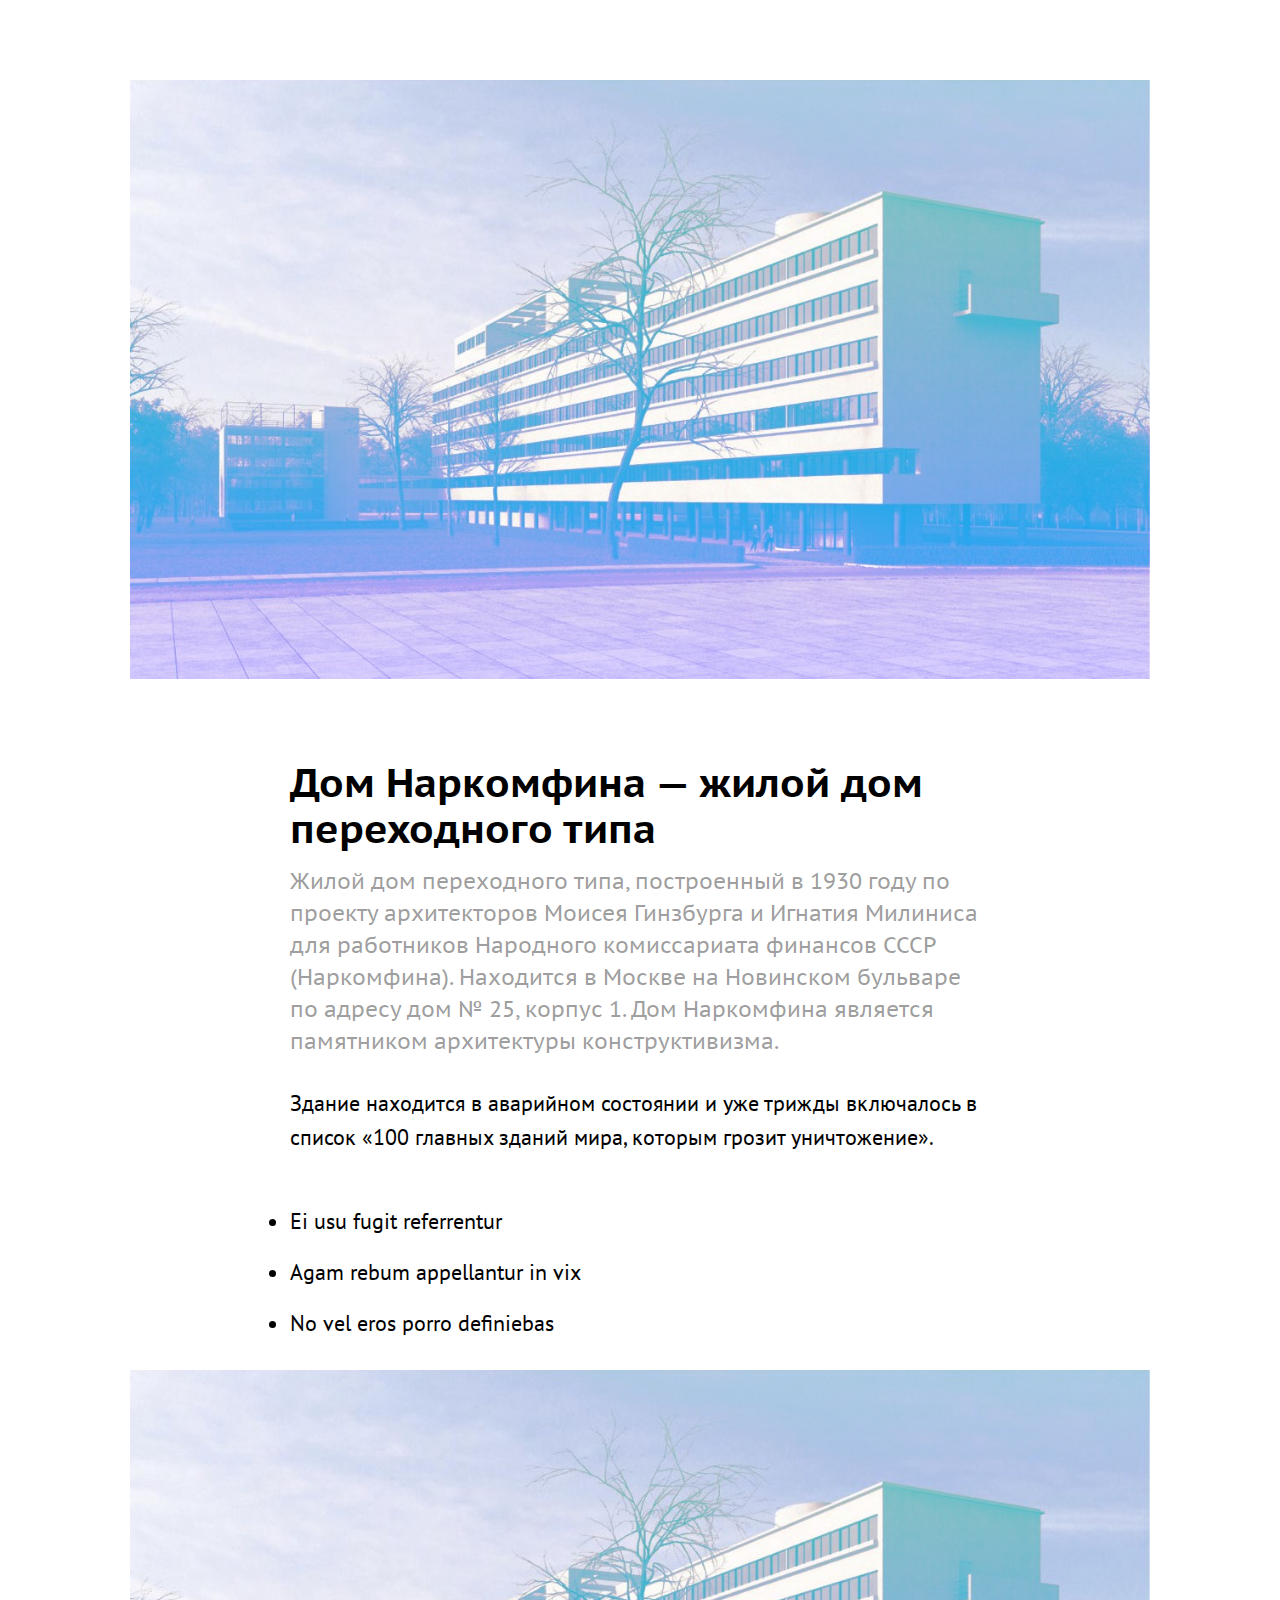
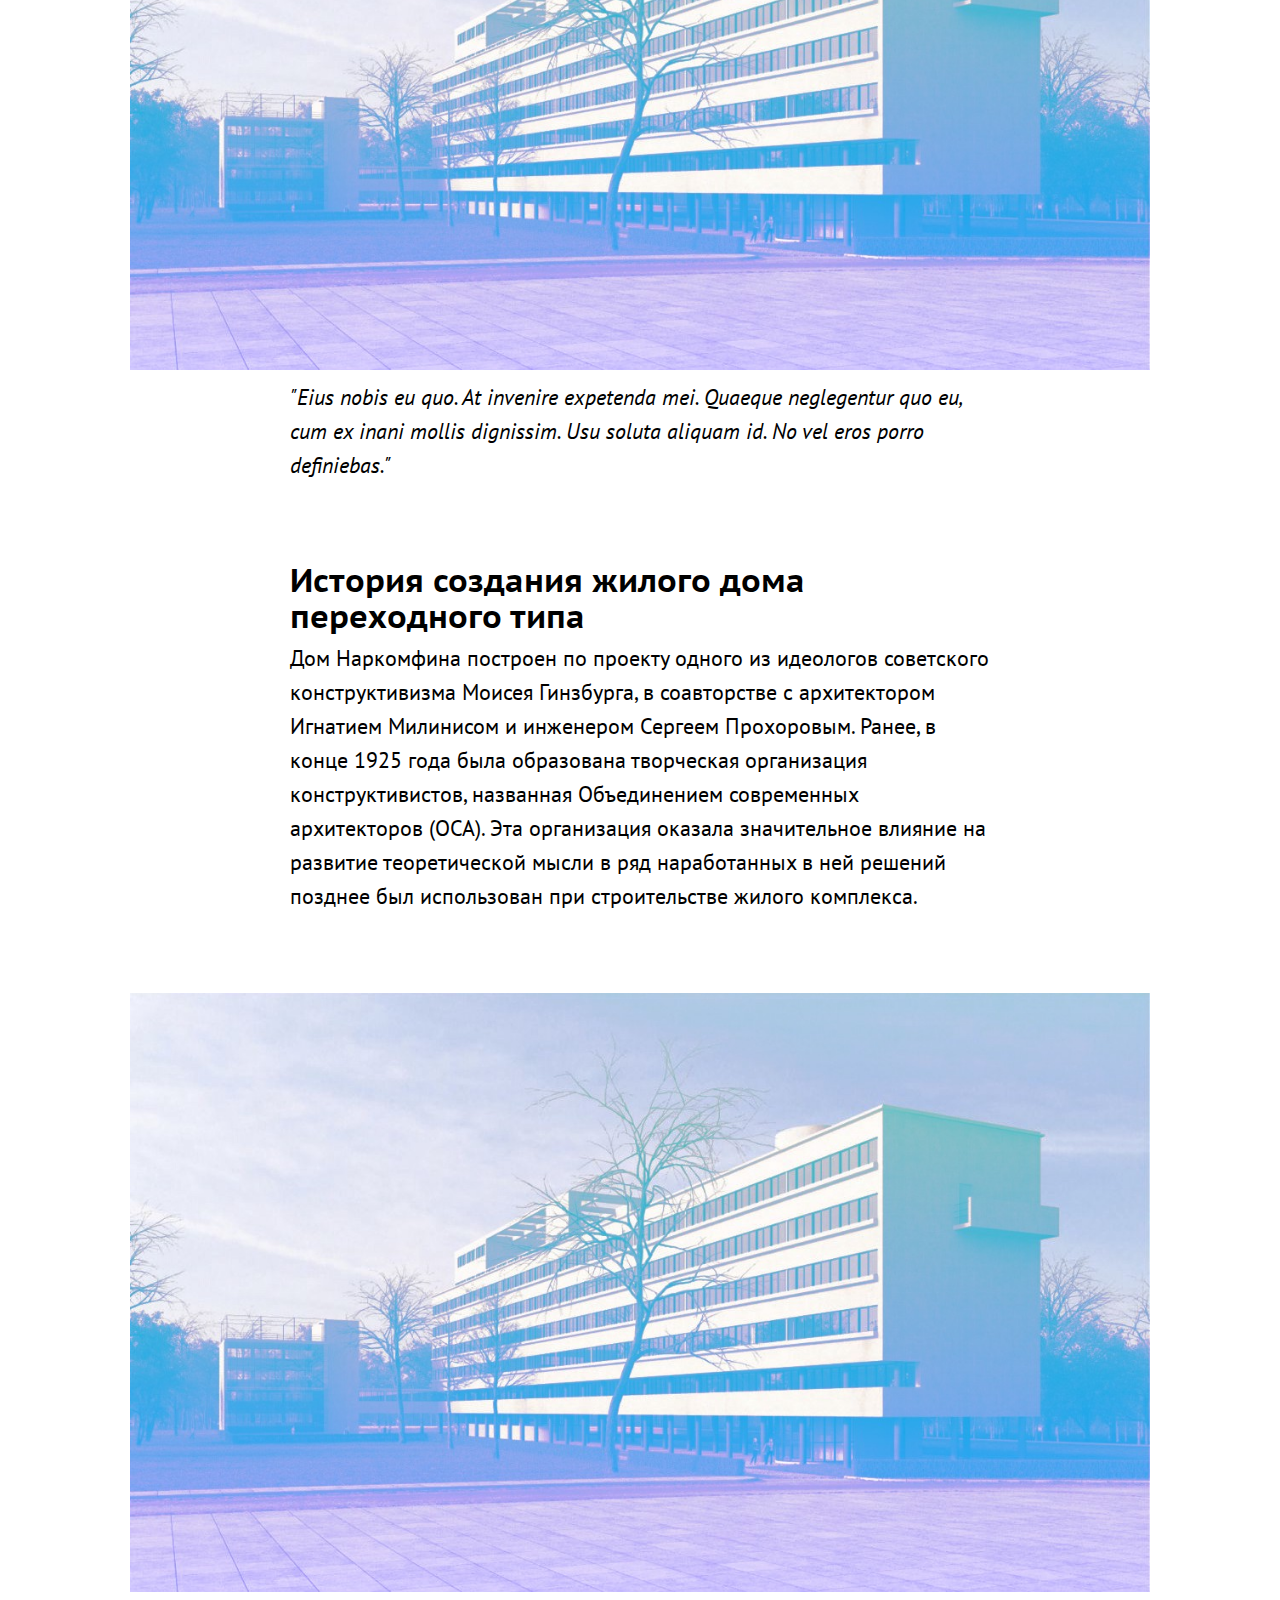
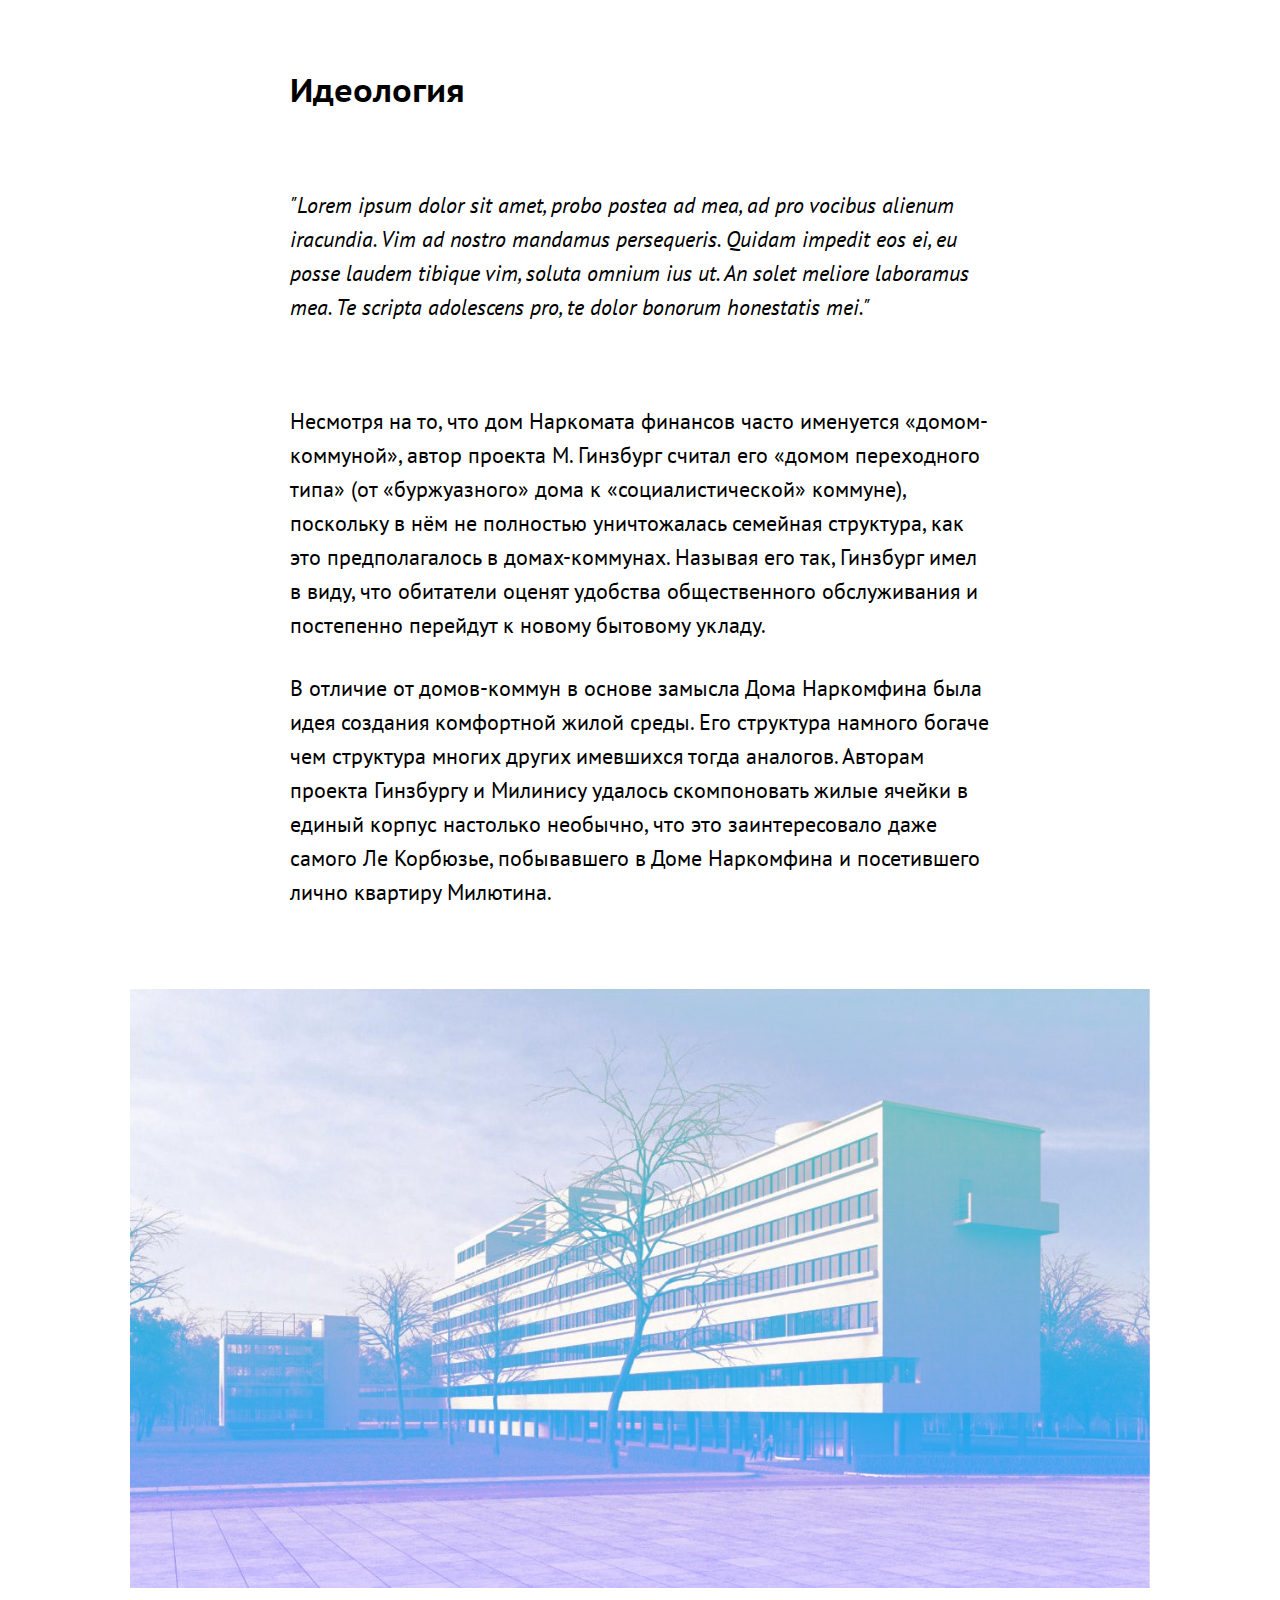
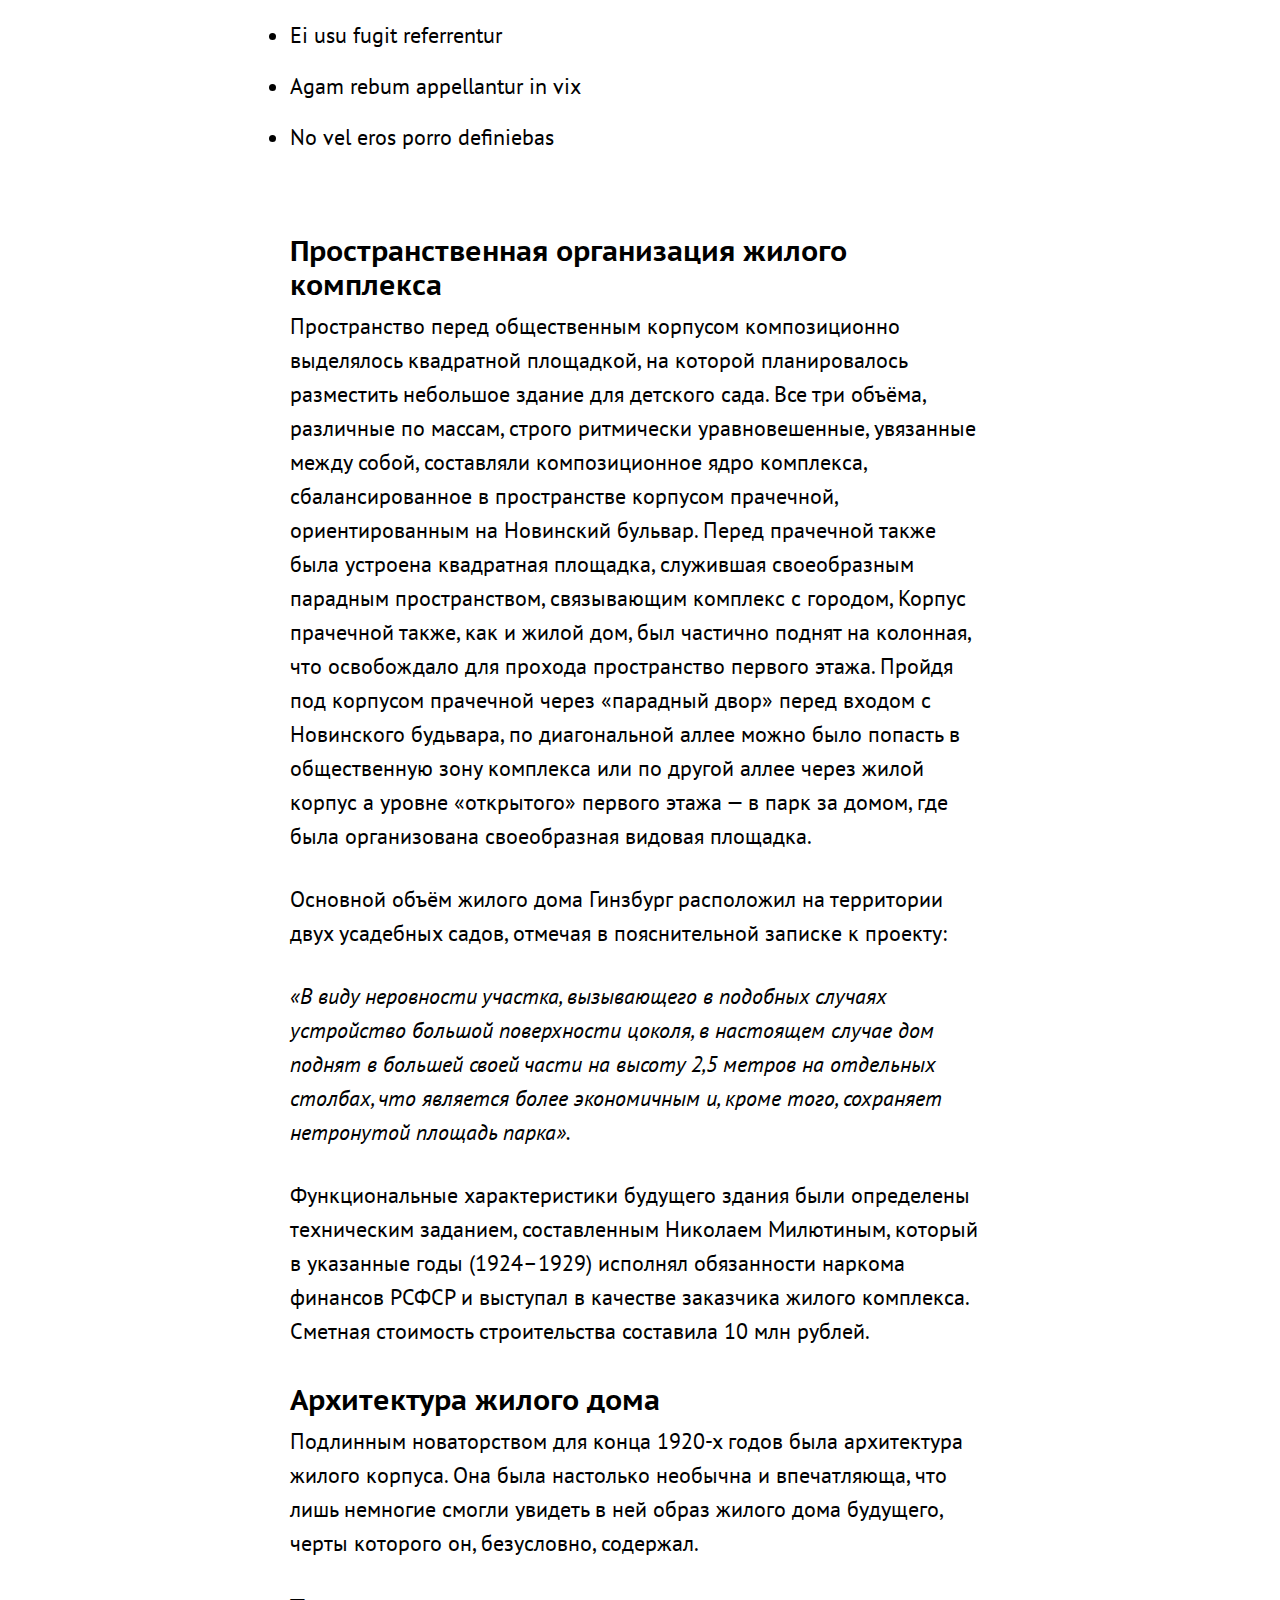
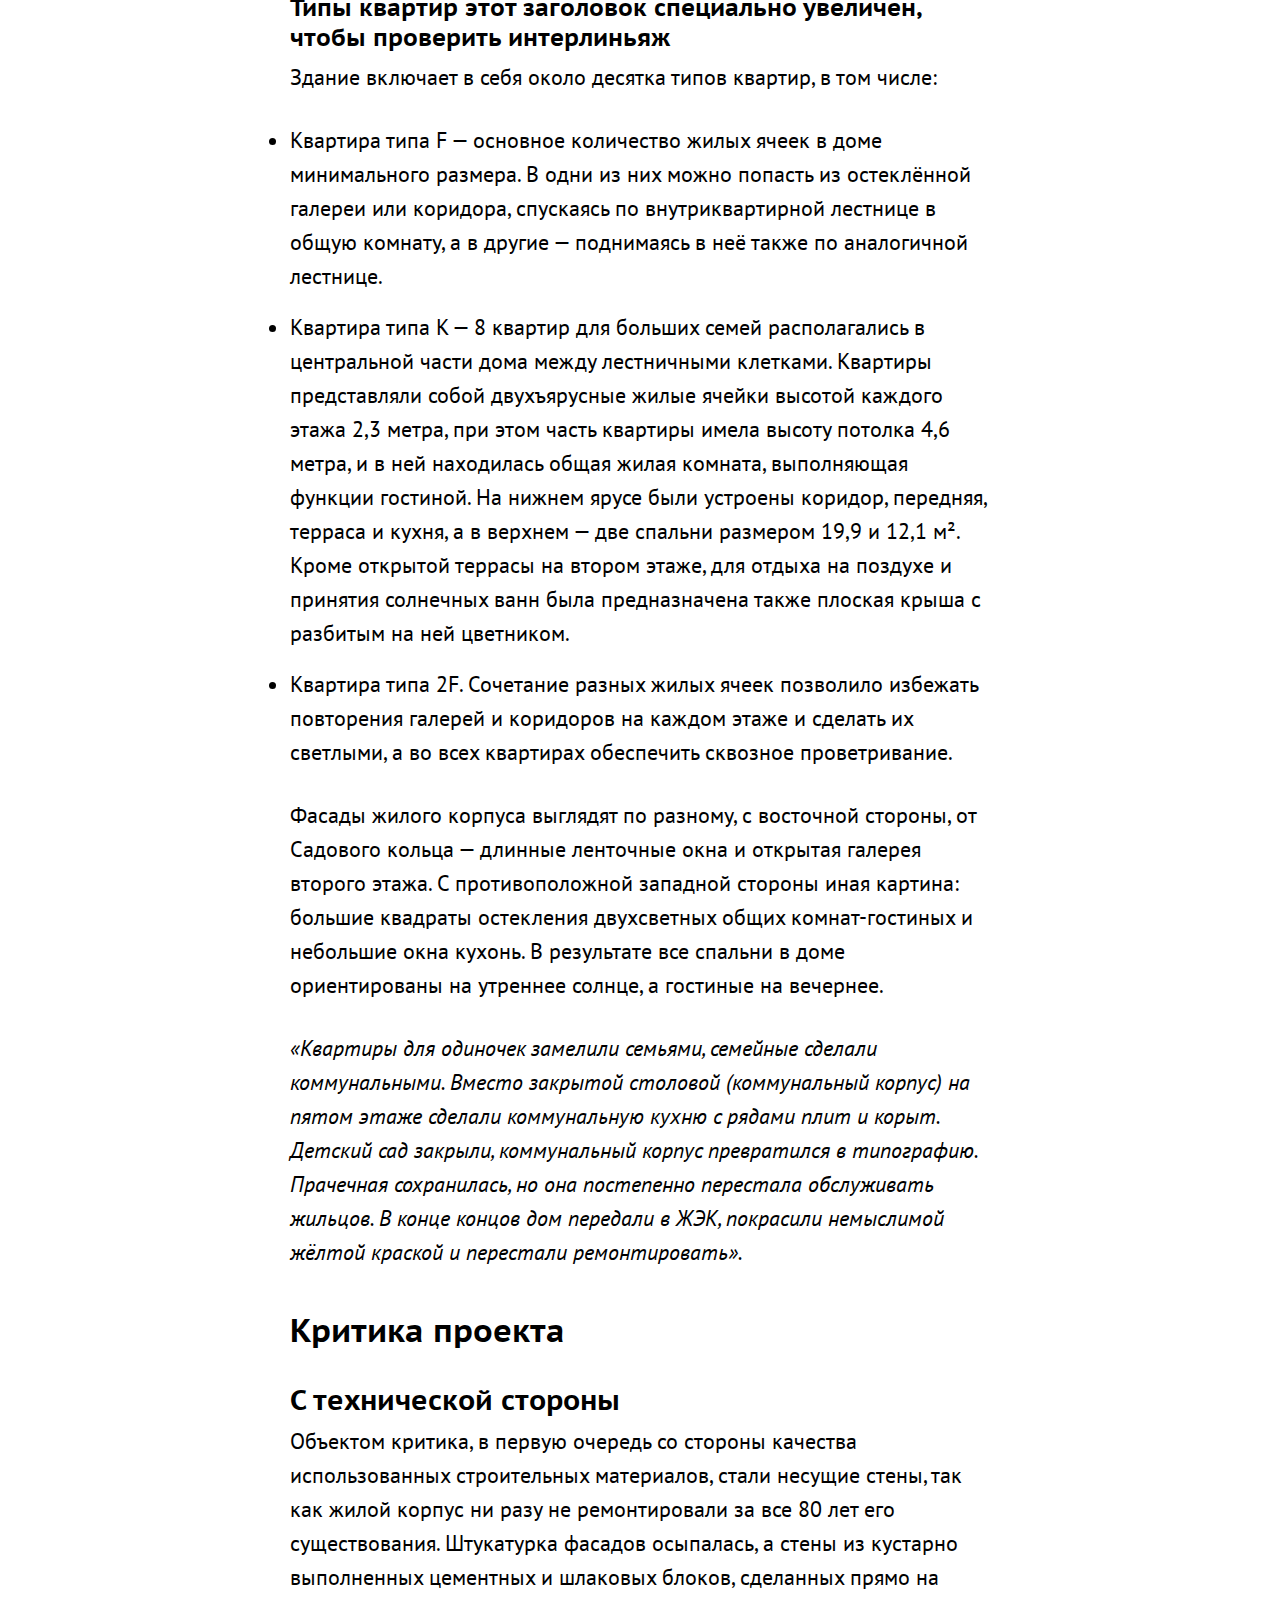
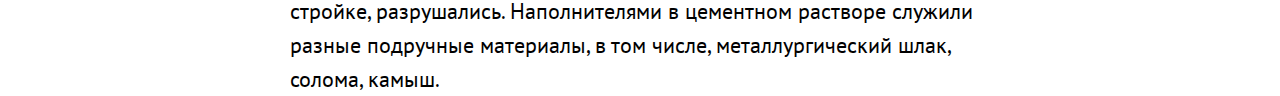
<file: test.html>
<!DOCTYPE html>
<html lang="en" dir="ltr">
  <head>
    <meta charset="utf-8">
    <title>Дом Наркомфина</title>
    <link rel="stylesheet" href="reset.css">
    <link href="https://fonts.googleapis.com/css2?family=PT+Sans+Caption:wght@400;700&family=PT+Sans:ital,wght@0,400;0,700;1,400;1,700&display=swap" rel="stylesheet">
    <link rel="stylesheet" href="style.css">
  </head>
  <body>

    <img src="narkomfin.jpg" alt="Дом Наркомфина">

    <h1>Дом Наркомфина — жилой дом переходного типа</h1>

    <p>Жилой дом переходного типа, построенный в 1930 году по проекту архитекторов Моисея Гинзбурга и Игнатия Милиниса для работников Народного комиссариата финансов СССР (Наркомфина). Находится в Москве на Новинском бульваре по адресу дом № 25, корпус 1. Дом Наркомфина является памятником архитектуры конструктивизма.</p>
    <p>Здание находится в аварийном состоянии и уже трижды включалось в список «100 главных зданий мира, которым грозит уничтожение».</p>

    <ul>
      <li>Ei usu fugit referrentur</li>
      <li>Agam rebum appellantur in vix</li>
      <li>No vel eros porro definiebas</li>
    </ul>

    <img src="narkomfin.jpg" alt="Дом Наркомфина">

    <blockquote cite="http://">"Eius nobis eu quo. At invenire expetenda mei. Quaeque neglegentur quo eu, cum ex inani mollis dignissim. Usu soluta aliquam id. No vel eros porro definiebas."</blockquote>

    <h2>История создания жилого дома переходного типа</h2>
    <p>Дом Наркомфина построен по проекту одного из идеологов советского конструктивизма Моисея Гинзбурга, в соавторстве с архитектором Игнатием Милинисом и инженером Сергеем Прохоровым. Ранее, в конце 1925 года была образована творческая организация конструктивистов, названная Объединением современных архитекторов (ОСА). Эта организация оказала значительное влияние на развитие теоретической мысли в ряд наработанных в ней решений позднее был использован при строительстве жилого комплекса.</p>

    <img src="narkomfin.jpg" alt="Дом Наркомфина">

    <h2>Идеология</h2>
    <blockquote cite="http://">"Lorem ipsum dolor sit amet, probo postea ad mea, ad pro vocibus alienum iracundia. Vim ad nostro mandamus persequeris. Quidam impedit eos ei, eu posse laudem tibique vim, soluta omnium ius ut. An solet meliore laboramus mea. Te scripta adolescens pro, te dolor bonorum honestatis mei."</blockquote>
    <p>Несмотря на то, что дом Наркомата финансов часто именуется «домом-коммуной», автор проекта М. Гинзбург считал его «домом переходного типа» (от «буржуазного» дома к «социалистической» коммуне), поскольку в нём не полностью уничтожалась семейная структура, как это предполагалось в домах-коммунах. Называя его так, Гинзбург имел в виду, что обитатели оценят удобства общественного обслуживания и постепенно перейдут к новому бытовому укладу.</p>
    <p>В отличие от домов-коммун в основе замысла Дома Наркомфина была идея создания комфортной жилой среды. Его структура намного богаче чем структура многих других имевшихся тогда аналогов. Авторам проекта Гинзбургу и Милинису удалось скомпоновать жилые ячейки в единый корпус настолько необычно, что это заинтересовало даже самого Ле Корбюзье, побывавшего в Доме Наркомфина и посетившего лично квартиру Милютина.</p>

    <img src="narkomfin.jpg" alt="Дом Наркомфина">

    <ul>
      <li>Ei usu fugit referrentur</li>
      <li>Agam rebum appellantur in vix</li>
      <li>No vel eros porro definiebas</li>
    </ul>

    <h3>Пространственная организация жилого комплекса</h3>
    <p>Пространство перед общественным корпусом композиционно выделялось квадратной площадкой, на которой планировалось разместить небольшое здание для детского сада. Все три объёма, различные по массам, строго ритмически уравновешенные, увязанные между собой, составляли композиционное ядро комплекса, сбалансированное в пространстве корпусом прачечной, ориентированным на Новинский бульвар. Перед прачечной также была устроена квадратная площадка, служившая своеобразным парадным пространством, связывающим комплекс с городом, Корпус прачечной также, как и жилой дом, был частично поднят на колонная, что освобождало для прохода пространство первого этажа. Пройдя под корпусом прачечной через «парадный двор» перед входом с Новинского будьвара, по диагональной аллее можно было попасть в общественную зону комплекса или по другой аллее через жилой корпус а уровне «открытого» первого этажа — в парк за домом, где была организована своеобразная видовая площадка.</p>
    <p>Основной объём жилого дома Гинзбург расположил на территории двух усадебных садов, отмечая в пояснительной записке к проекту:</p>
    <blockquote cite="http://">«В виду неровности участка, вызывающего в подобных случаях устройство большой поверхности цоколя, в настоящем случае дом поднят в большей своей части на высоту 2,5 метров на отдельных столбах, что является более экономичным и, кроме того, сохраняет нетронутой площадь парка».</blockquote>
    <p>Функциональные характеристики будущего здания были определены техническим заданием, составленным Николаем Милютиным, который в указанные годы (1924–1929) исполнял обязанности наркома финансов РСФСР и выступал в качестве заказчика жилого комплекса. Сметная стоимость строительства составила 10 млн рублей.</p>

    <h3>Архитектура жилого дома</h3>
    <p>Подлинным новаторством для конца 1920-х годов была архитектура жилого корпуса. Она была настолько необычна и впечатляюща, что лишь немногие смогли увидеть в ней образ жилого дома будущего, черты которого он, безусловно, содержал.</p>

    <h4>Типы квартир этот заголовок специально увеличен, чтобы проверить интерлиньяж</h4>
    <p>Здание включает в себя около десятка типов квартир, в том числе:</p>
    <ul>
      <li>Квартира типа F — основное количество жилых ячеек в доме минимального размера. В одни из них можно попасть из остеклённой галереи или коридора, спускаясь по внутриквартирной лестнице в общую комнату, а в другие — поднимаясь в неё также по аналогичной лестнице.</li>
      <li>Квартира типа K — 8 квартир для больших семей располагались в центральной части дома между лестничными клетками. Квартиры представляли собой двухъярусные жилые ячейки высотой каждого этажа 2,3 метра, при этом часть квартиры имела высоту потолка 4,6 метра, и в ней находилась общая жилая комната, выполняющая функции гостиной. На нижнем ярусе были устроены коридор, передняя, терраса и кухня, а в верхнем — две спальни размером 19,9 и 12,1 м². Кроме открытой террасы на втором этаже, для отдыха на поздухе и принятия солнечных ванн была предназначена также плоская крыша с разбитым на ней цветником.</li>
      <li>Квартира типа 2F. Сочетание разных жилых ячеек позволило избежать повторения галерей и коридоров на каждом этаже и сделать их светлыми, а во всех квартирах обеспечить сквозное проветривание.</li>
    </ul>
    <p>Фасады жилого корпуса выглядят по разному, с восточной стороны, от Садового кольца — длинные ленточные окна и открытая галерея второго этажа. С противоположной западной стороны иная картина: большие квадраты остекления двухсветных общих комнат-гостиных и небольшие окна кухонь. В результате все спальни в доме ориентированы на утреннее солнце, а гостиные на вечернее.</p>
    <blockquote cite="http://">«Квартиры для одиночек замелили семьями, семейные сделали коммунальными. Вместо закрытой столовой (коммунальный корпус) на пятом этаже сделали коммунальную кухню с рядами плит и корыт. Детский сад закрыли, коммунальный корпус превратился в типографию. Прачечная сохранилась, но она постепенно перестала обслуживать жильцов. В конце концов дом передали в ЖЭК, покрасили немыслимой жёлтой краской и перестали ремонтировать».</blockquote>

    <h2>Критика проекта</h2>

    <h3>С технической стороны</h3>

    <p>Объектом критика, в первую очередь со стороны качества использованных строительных материалов, стали несущие стены, так как жилой корпус ни разу не ремонтировали за все 80 лет его существования. Штукатурка фасадов осыпалась, а стены из кустарно выполненных цементных и шлаковых блоков, сделанных прямо на стройке, разрушались. Наполнителями в цементном растворе служили разные подручные материалы, в том числе, металлургический шлак, солома, камыш.</p>

  </body>
</html>
</file>
<file: style.css>
/*
body {
  background-image: url("Wikimedium-Post.jpg");
  background-repeat: no-repeat;
  background-position: center top;
}
*/
h1, h2, h3, h4, p, ol, ul, blockquote {
  width: 700px;
  margin: auto;
}

h1, h2, h3, h4 {
  font-family: 'PT Sans Caption', sans-serif;
  font-weight: bold;
  margin-bottom: 7px;
}


p {
  font-family: 'PT Sans', sans-serif;
  font-size: 22px;
  line-height: 34px;
}


h1 {
  font-size: 40px;
  line-height: 46px;
  margin-top: 66px;
}

h1 + p {
  font-family: 'PT Sans Caption', sans-serif;
  font-size: 22px;
  line-height: 32px;
  color: rgba(0, 0, 0, 0.4);
  margin-top: 14px;
}

p + p {
  margin-top: 29px;
}

p + p + ul {
  margin-top: 50px;
  margin-bottom: -50px;
}

h2 {
  font-size: 32px;
  line-height: 36px;
  margin-top: 43px;
}

h3 {
  font-weight: bold;
  font-size: 28px;
  line-height: 34px;
  margin-top: 35px;
  margin-bottom: 7px;
}

img + blockquote {
  margin-top: -70px;
  margin-bottom: 80px;
}

h2 + blockquote {
  margin: 80px auto;
}

blockquote {
  font-family: PT Sans;
  font-style: italic;
  font-size: 22px;
  line-height: 34px;
  margin: 29px auto;
}

img {
  width: 1020px;
  margin: 80px auto;
  display: block;
}

img + ul {
  margin-top: -50px;
  margin-bottom: 80px;
}

h4 {
  font-size: 24px;
  line-height: 30px;
  margin-top: 33px;
}

ul {
  font-family: 'PT Sans', sans-serif;
  font-size: 22px;
  line-height: 34px;
  margin: 29px auto;
}

li {
  margin: 17px auto;
}
</file>
